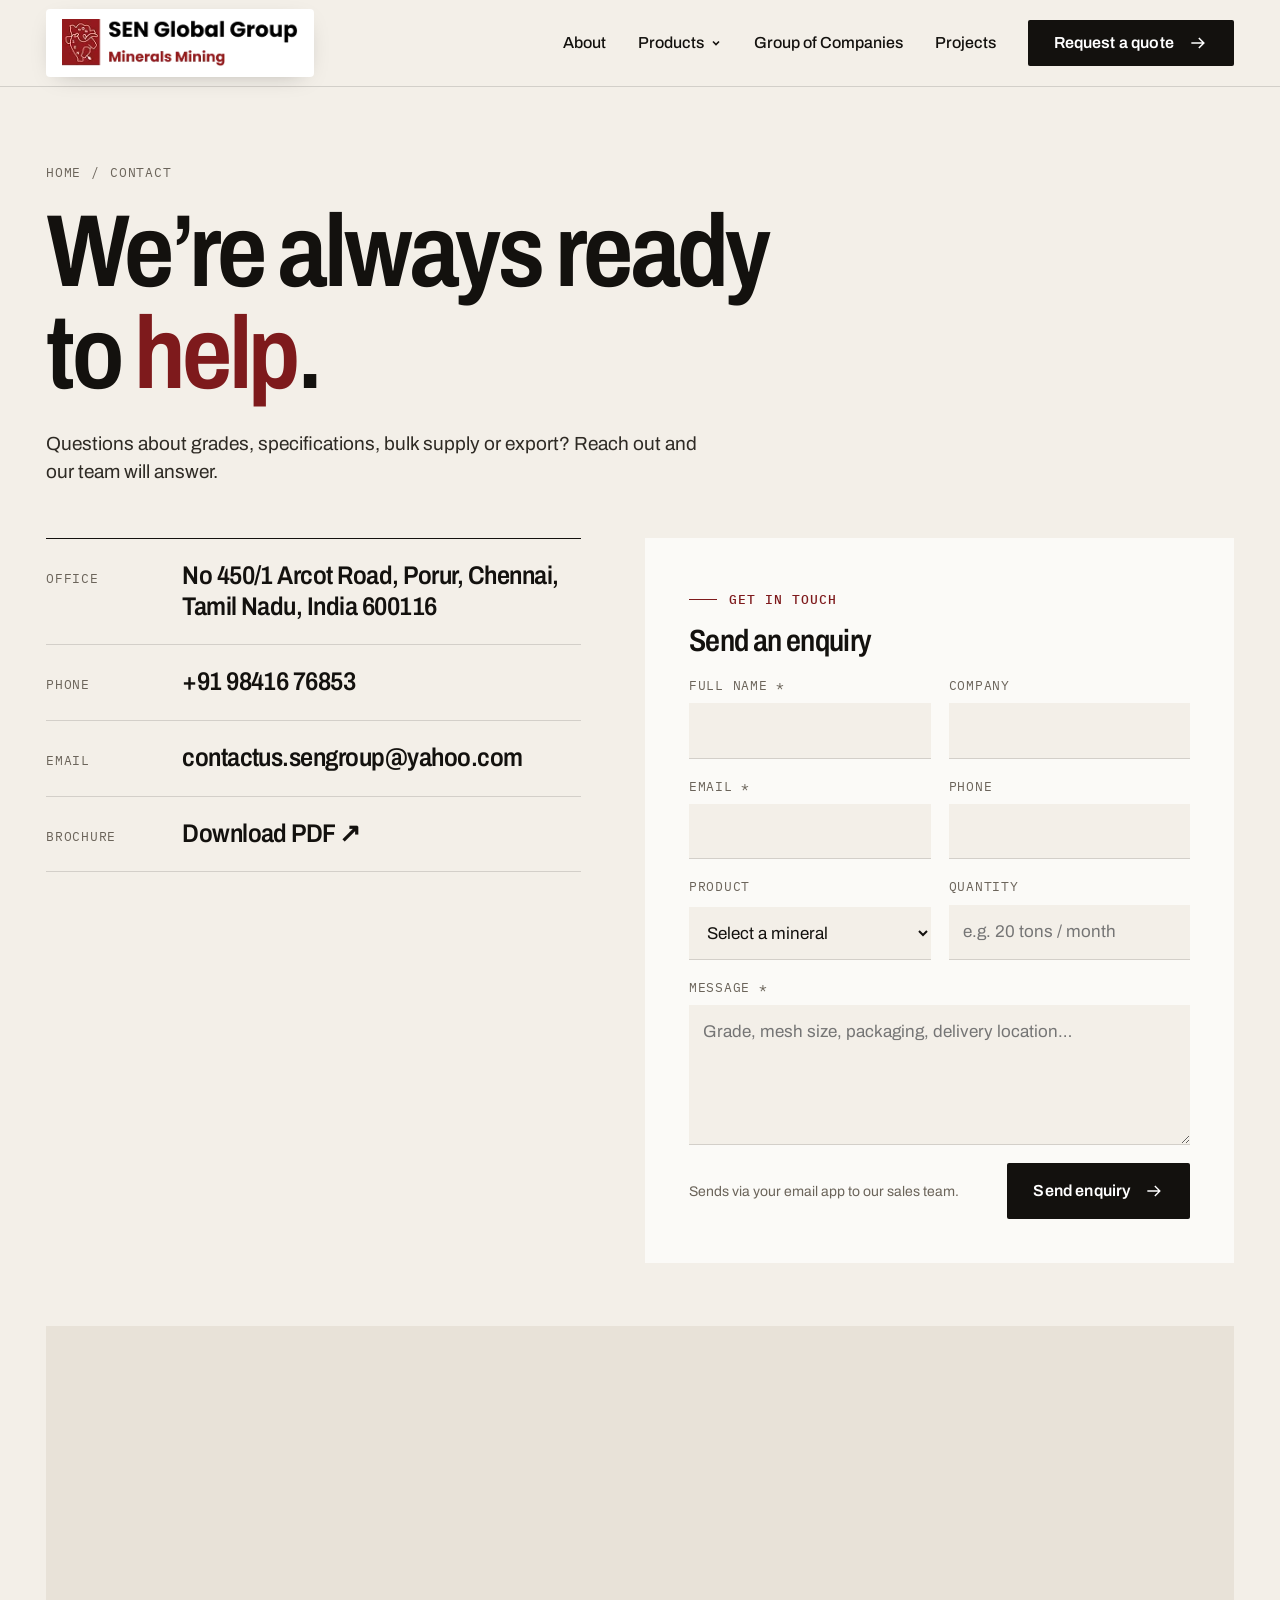
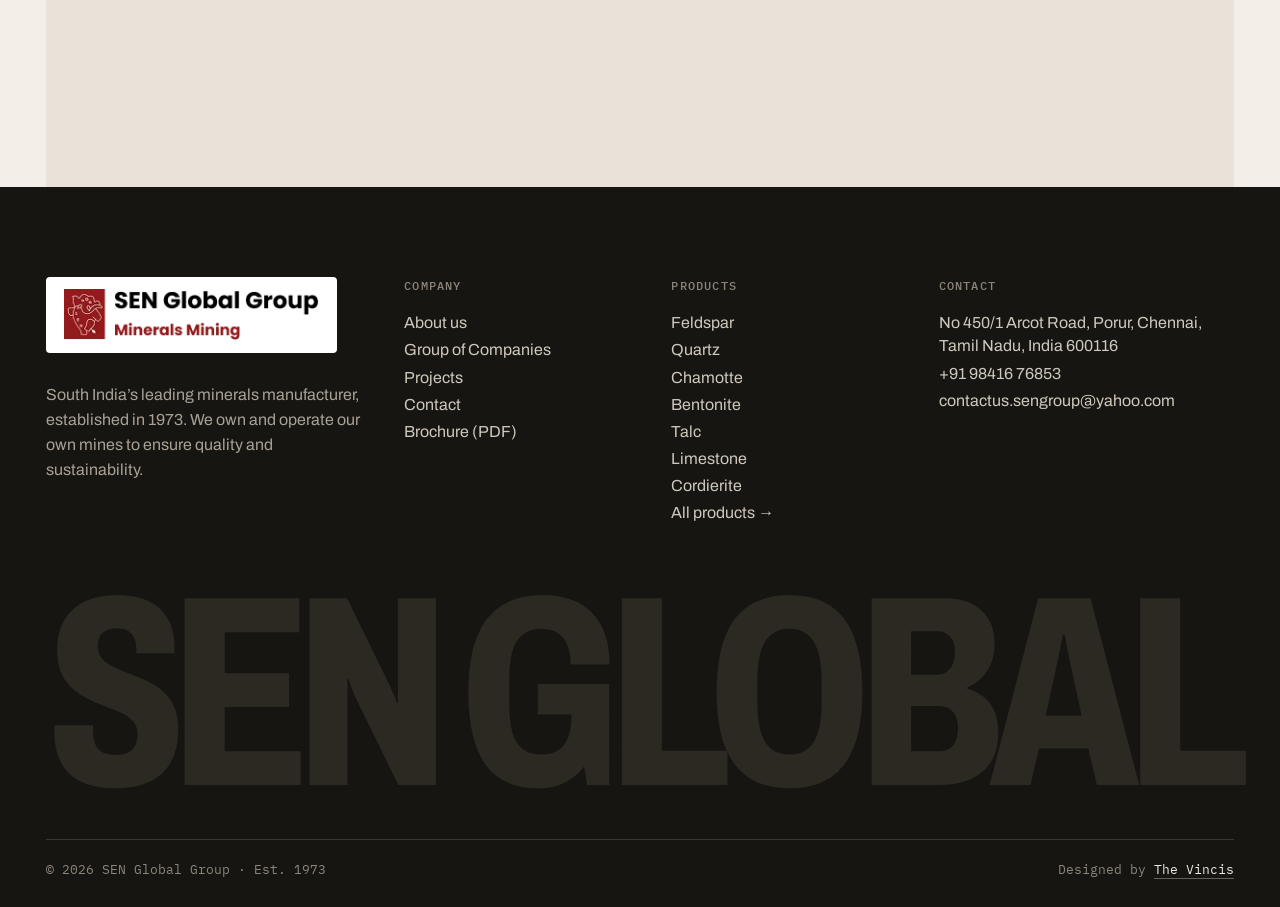
<file: contact.html>
<!doctype html>
<html lang="en">
<head>
  <meta charset="utf-8">
  <script>if ("scrollRestoration" in history) history.scrollRestoration = "manual";</script>
  <meta name="viewport" content="width=device-width, initial-scale=1, viewport-fit=cover">
  <title>Contact | SEN Global Group</title>
  <meta name="description" content="Contact SEN Global Group, No 450/1 Arcot Road, Porur, Chennai. Phone +91 98416 76853.">
  <meta name="theme-color" content="#f4f2ee">
  <link rel="icon" href="images/site_favicon1.png">
  <link rel="preload" href="assets/fonts/Archivo-400-800-latin.woff2" as="font" type="font/woff2" crossorigin>
  <link rel="stylesheet" href="assets/fonts/fonts.css">
  <link rel="stylesheet" href="assets/css/style.css?v=26">
</head>
<body data-page="contact">
<main>
  <section class="phero">
    <div class="wrap">
      <nav class="crumbs rv"><a href="index.html">Home</a>/<span>Contact</span></nav>
      <h1 class="display">We’re always ready to <em>help</em>.</h1>
      <p class="lead rv">Questions about grades, specifications, bulk supply or export? Reach out and our team will answer.</p>
    </div>
  </section>

  <section class="wrap contact">
    <ul class="cinfo rv">
      <li><small>Office</small><span>No 450/1 Arcot Road, Porur, Chennai, Tamil Nadu, India 600116</span></li>
      <li><small>Phone</small><a href="tel:+919841676853">+91 98416 76853</a></li>
      <li><small>Email</small><a href="mailto:contactus.sengroup@yahoo.com">contactus.sengroup@yahoo.com</a></li>
      <li><small>Brochure</small><a href="documents/senglobalgroup-brochure.pdf" target="_blank" rel="noopener">Download PDF ↗</a></li>
    </ul>

    <form class="form rv" id="contact-form" style="--d:.1s">
      <div><span class="tag">Get in touch</span><h2 class="h3" style="margin-top:14px">Send an enquiry</h2></div>
      <div class="row">
        <div class="field"><label for="f-name">Full name *</label><input id="f-name" name="name" required autocomplete="name"></div>
        <div class="field"><label for="f-company">Company</label><input id="f-company" name="company" autocomplete="organization"></div>
      </div>
      <div class="row">
        <div class="field"><label for="f-email">Email *</label><input id="f-email" name="email" type="email" required autocomplete="email"></div>
        <div class="field"><label for="f-phone">Phone</label><input id="f-phone" name="phone" type="tel" autocomplete="tel"></div>
      </div>
      <div class="row">
        <div class="field"><label for="f-product">Product</label><select id="f-product" name="product"><option value="">Select a mineral</option></select></div>
        <div class="field"><label for="f-qty">Quantity</label><input id="f-qty" name="qty" placeholder="e.g. 20 tons / month"></div>
      </div>
      <div class="field"><label for="f-msg">Message *</label><textarea id="f-msg" name="message" required placeholder="Grade, mesh size, packaging, delivery location…"></textarea></div>
      <div style="display:flex;justify-content:space-between;align-items:center;gap:16px;flex-wrap:wrap">
        <p class="form__note">Sends via your email app to our sales team.</p>
        <button class="btn" type="submit">Send enquiry <svg class="arr" viewBox="0 0 24 24" fill="none" stroke="currentColor" stroke-width="1.6"><path d="M4 12h15M13 6l6 6-6 6"/></svg></button>
      </div>
    </form>
  </section>

  <section class="section--tight" style="padding-bottom:0">
    <div class="wrap">
      <div class="map-embed">
        <iframe title="SEN Global Group office location" loading="lazy" referrerpolicy="no-referrer-when-downgrade" src="https://www.google.com/maps?q=450%2F1+Arcot+Road+Porur+Chennai+600116&output=embed"></iframe>
      </div>
    </div>
  </section>
</main>
<script src="assets/js/data.js?v=26"></script>
<script src="assets/js/main.js?v=26"></script>
</body>
</html>
</file>
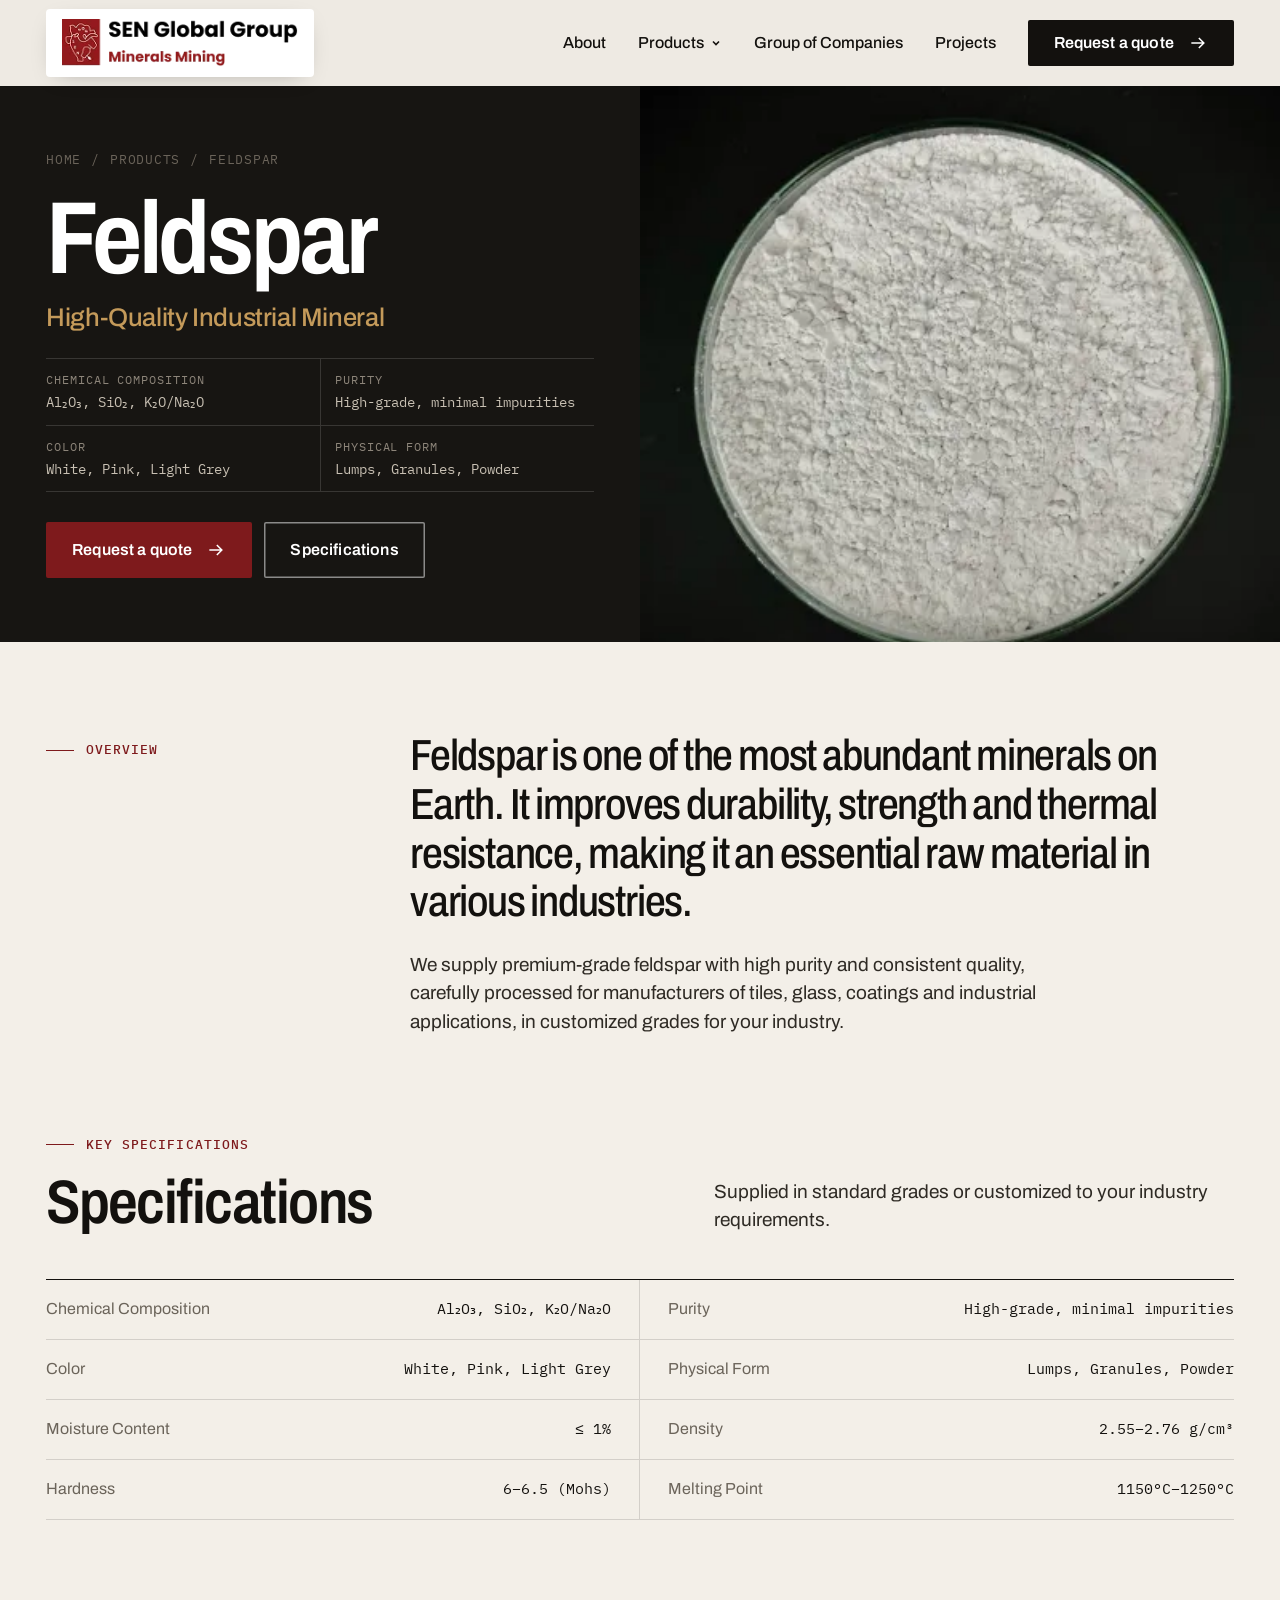
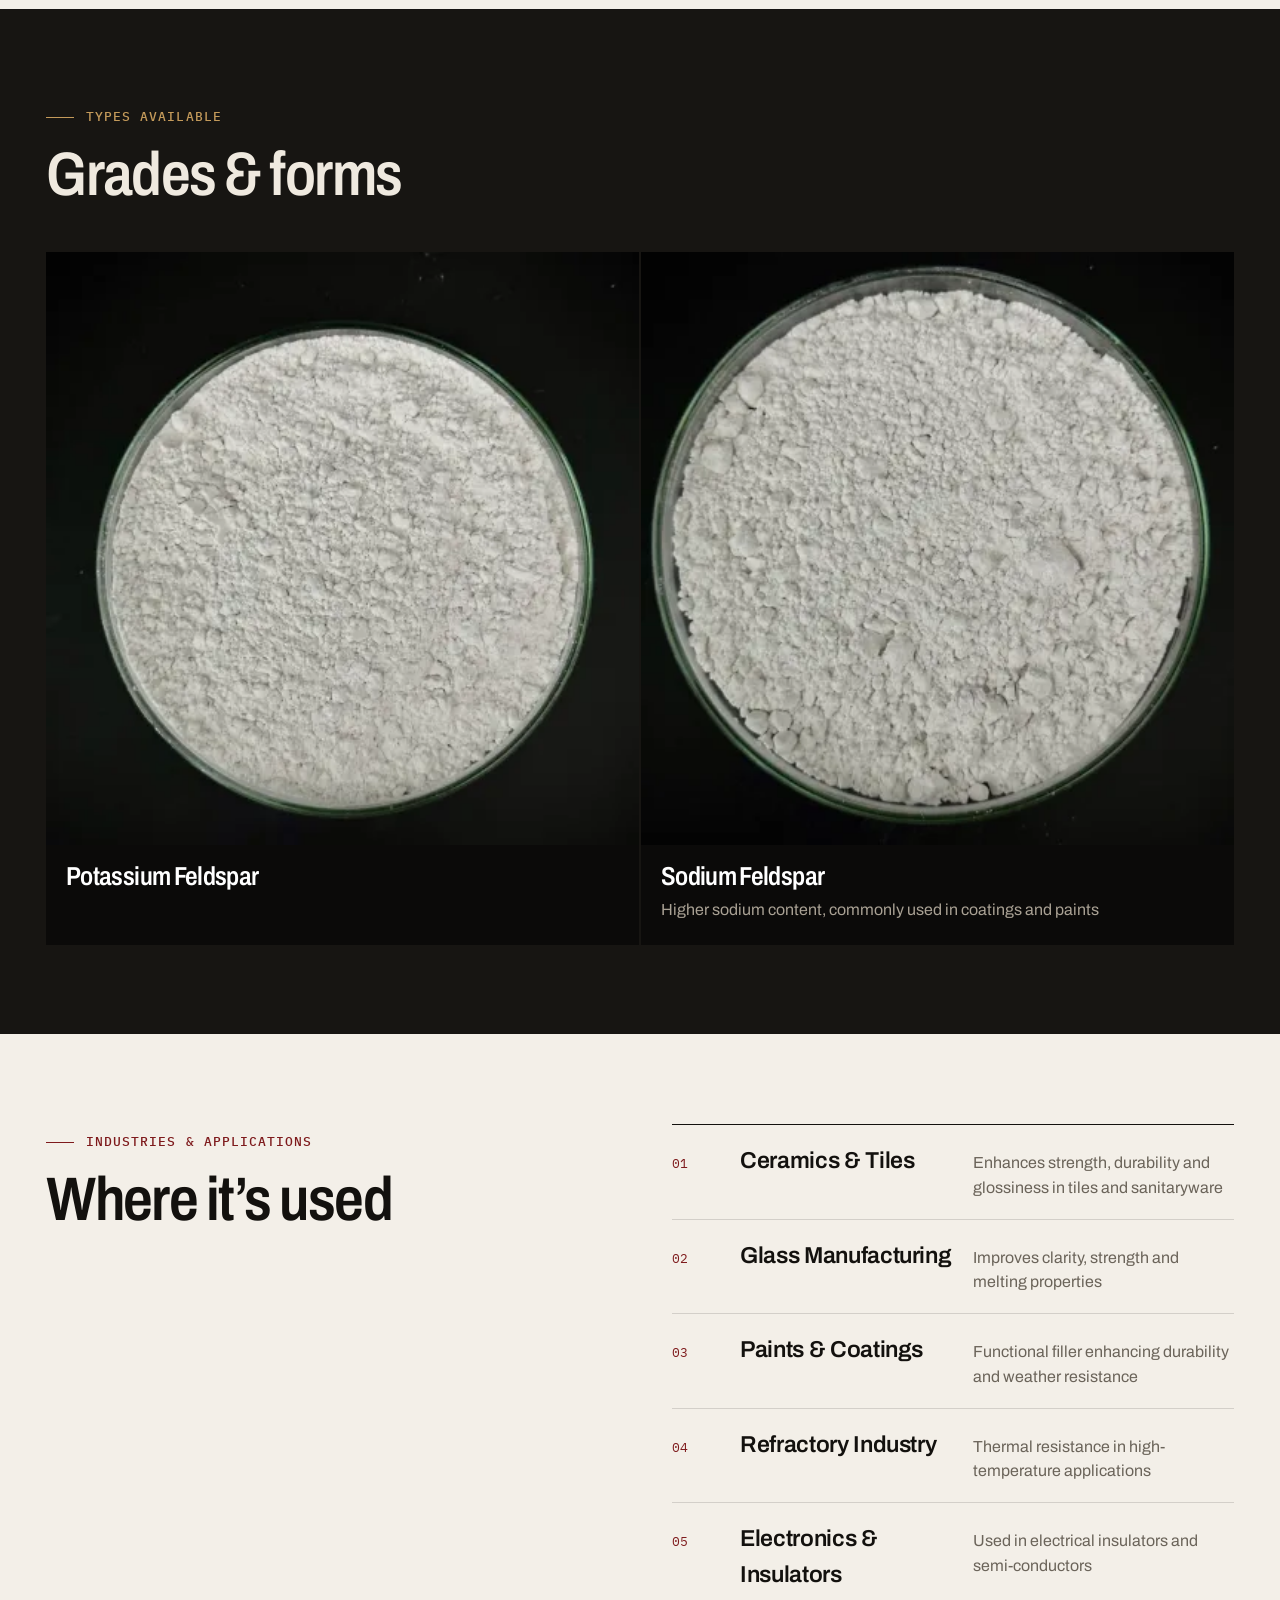
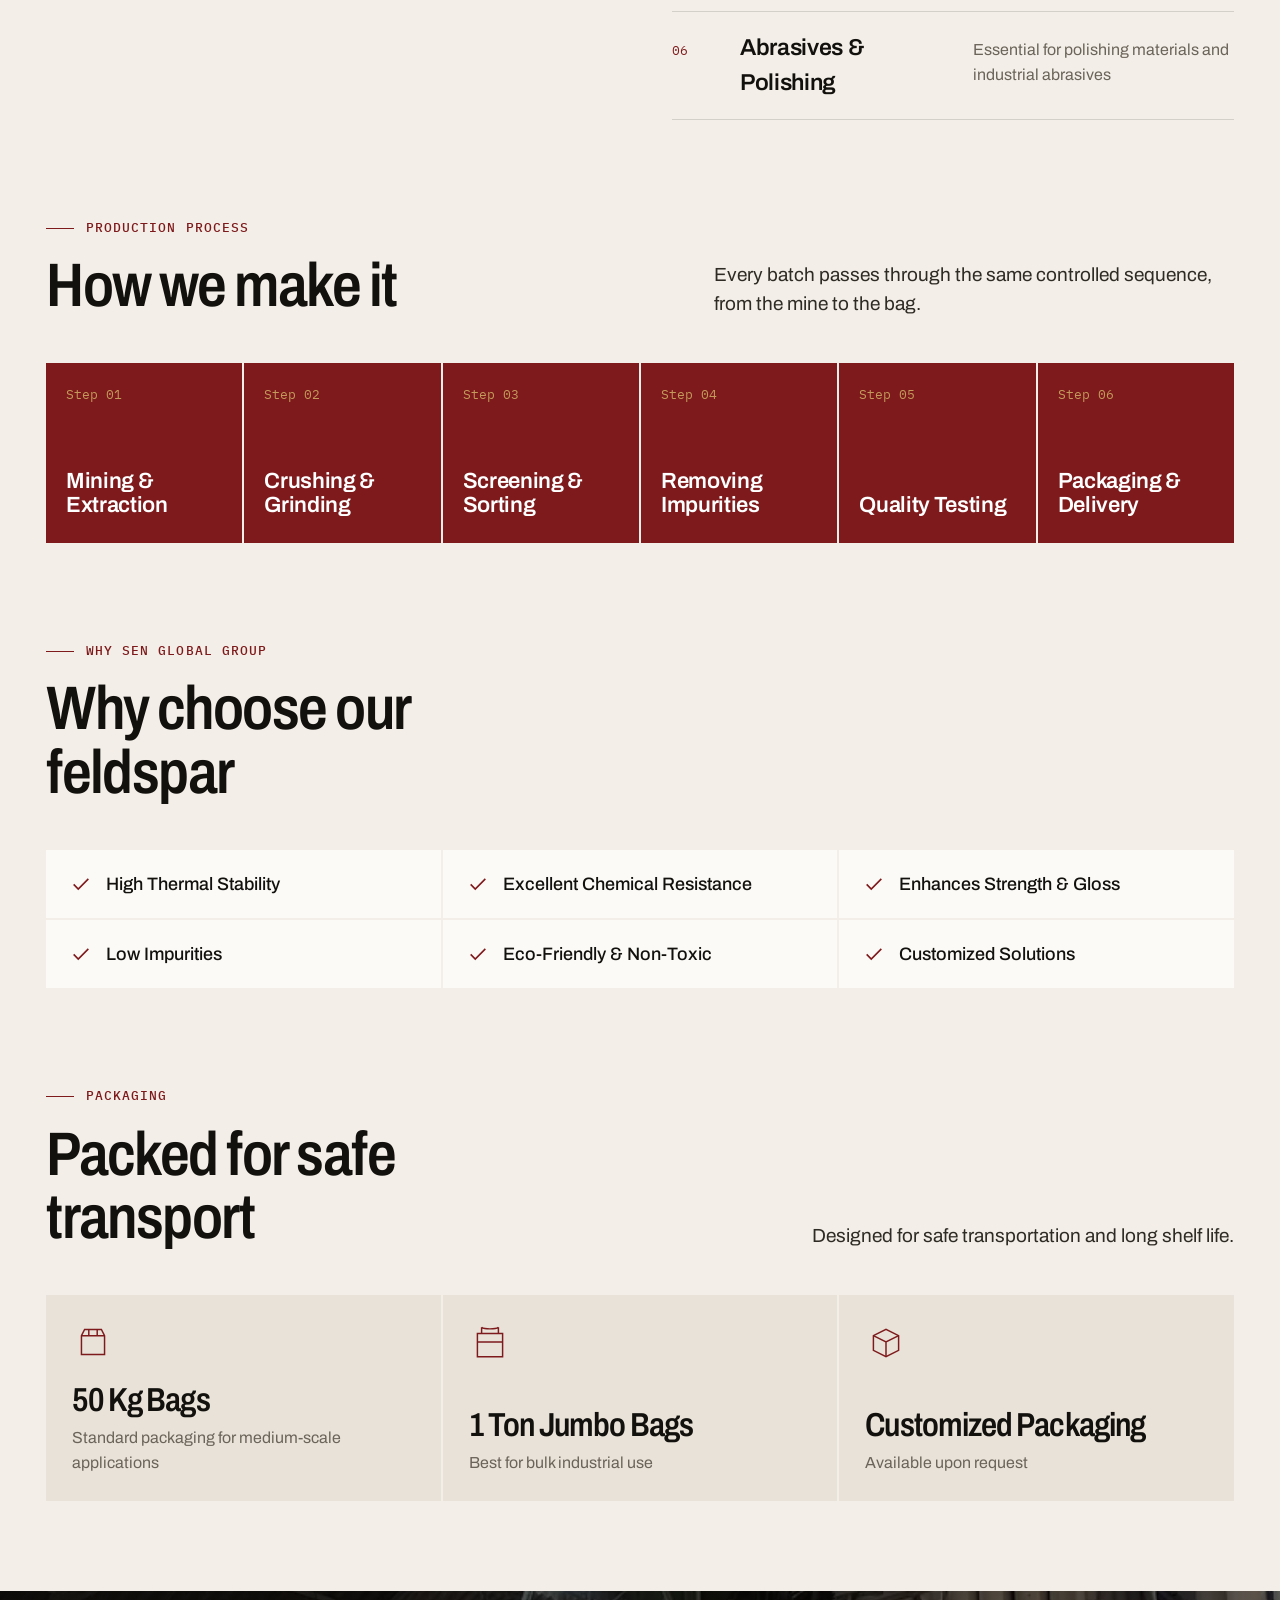
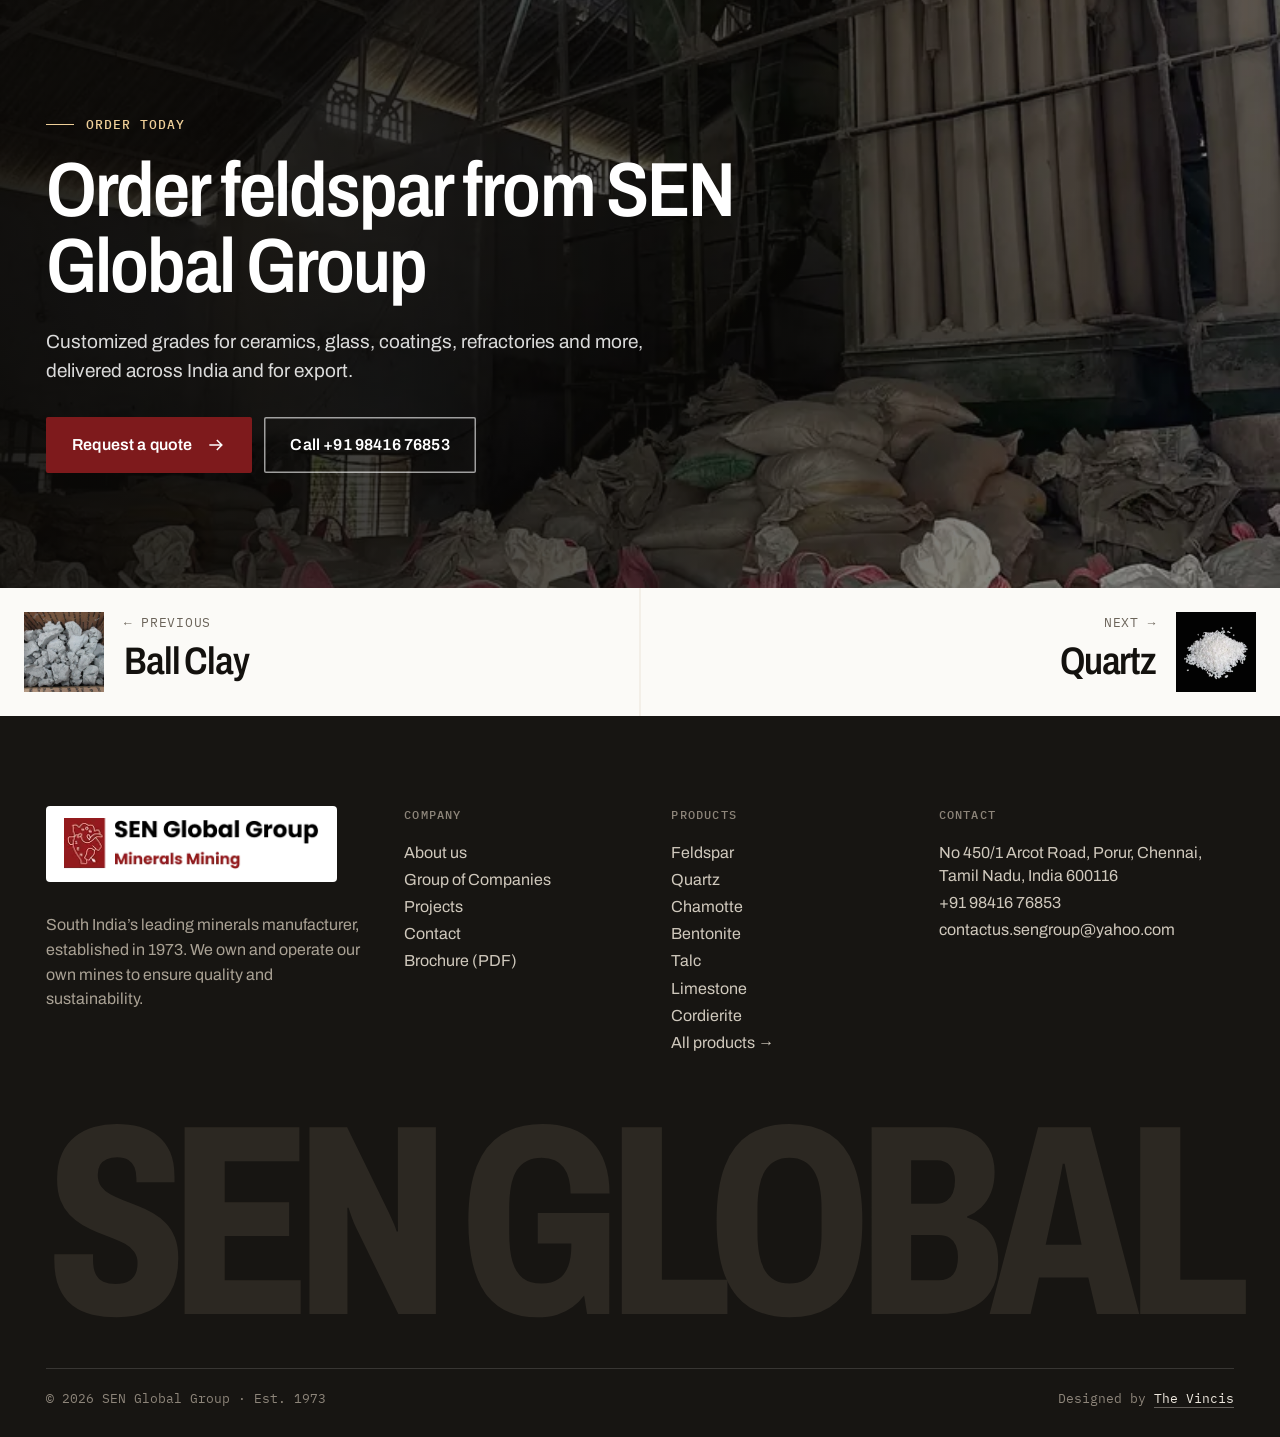
<file: product.html>
<!doctype html>
<html lang="en">
<head>
  <meta charset="utf-8">
  <script>if ("scrollRestoration" in history) history.scrollRestoration = "manual";</script>
  <meta name="viewport" content="width=device-width, initial-scale=1, viewport-fit=cover">
  <title>Product | SEN Global Group</title>
  <meta name="description" content="Industrial minerals from SEN Global Group.">
  <meta name="theme-color" content="#f4f2ee">
  <link rel="icon" href="images/site_favicon1.png">
  <link rel="preload" href="assets/fonts/Archivo-400-800-latin.woff2" as="font" type="font/woff2" crossorigin>
  <link rel="stylesheet" href="assets/fonts/fonts.css">
  <link rel="stylesheet" href="assets/css/style.css?v=26">
</head>
<body data-page="product">
<main id="product"></main>
<script src="assets/js/data.js?v=26"></script>
<script src="assets/js/main.js?v=26"></script>
</body>
</html>
</file>
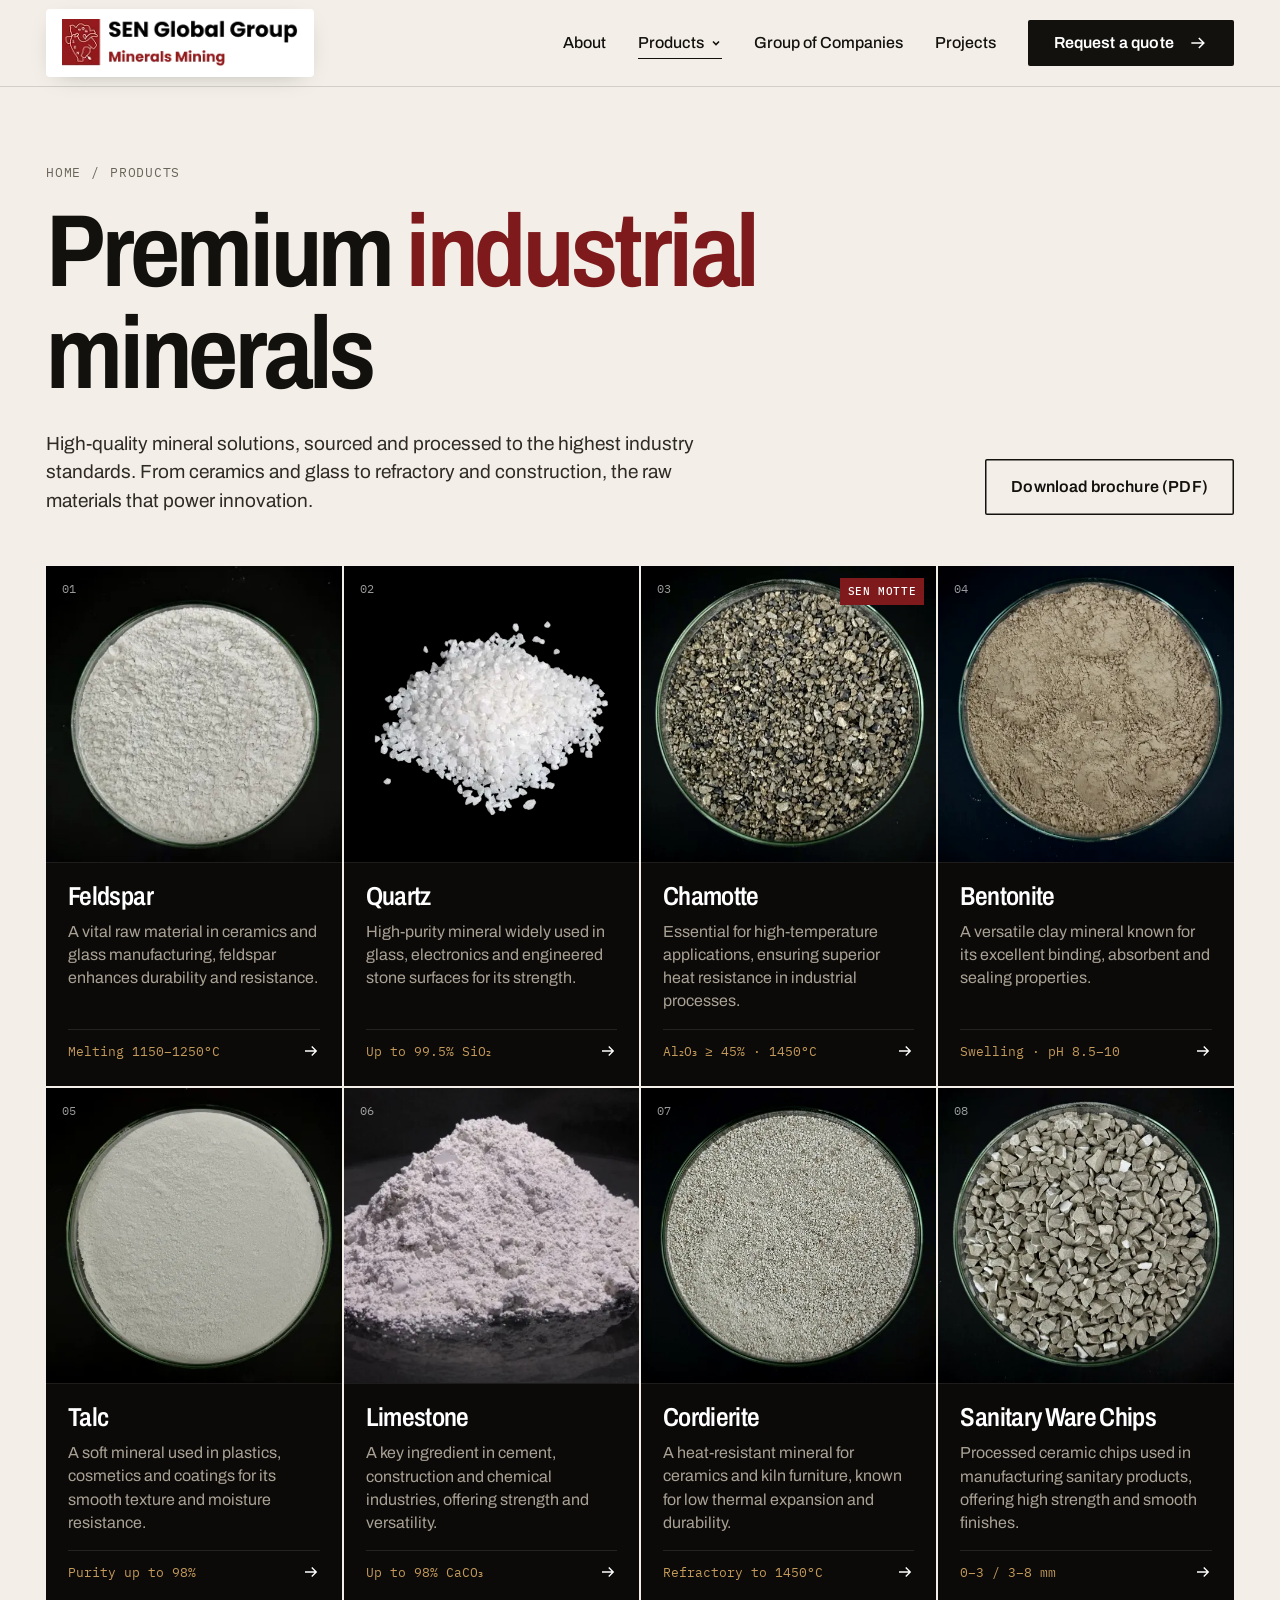
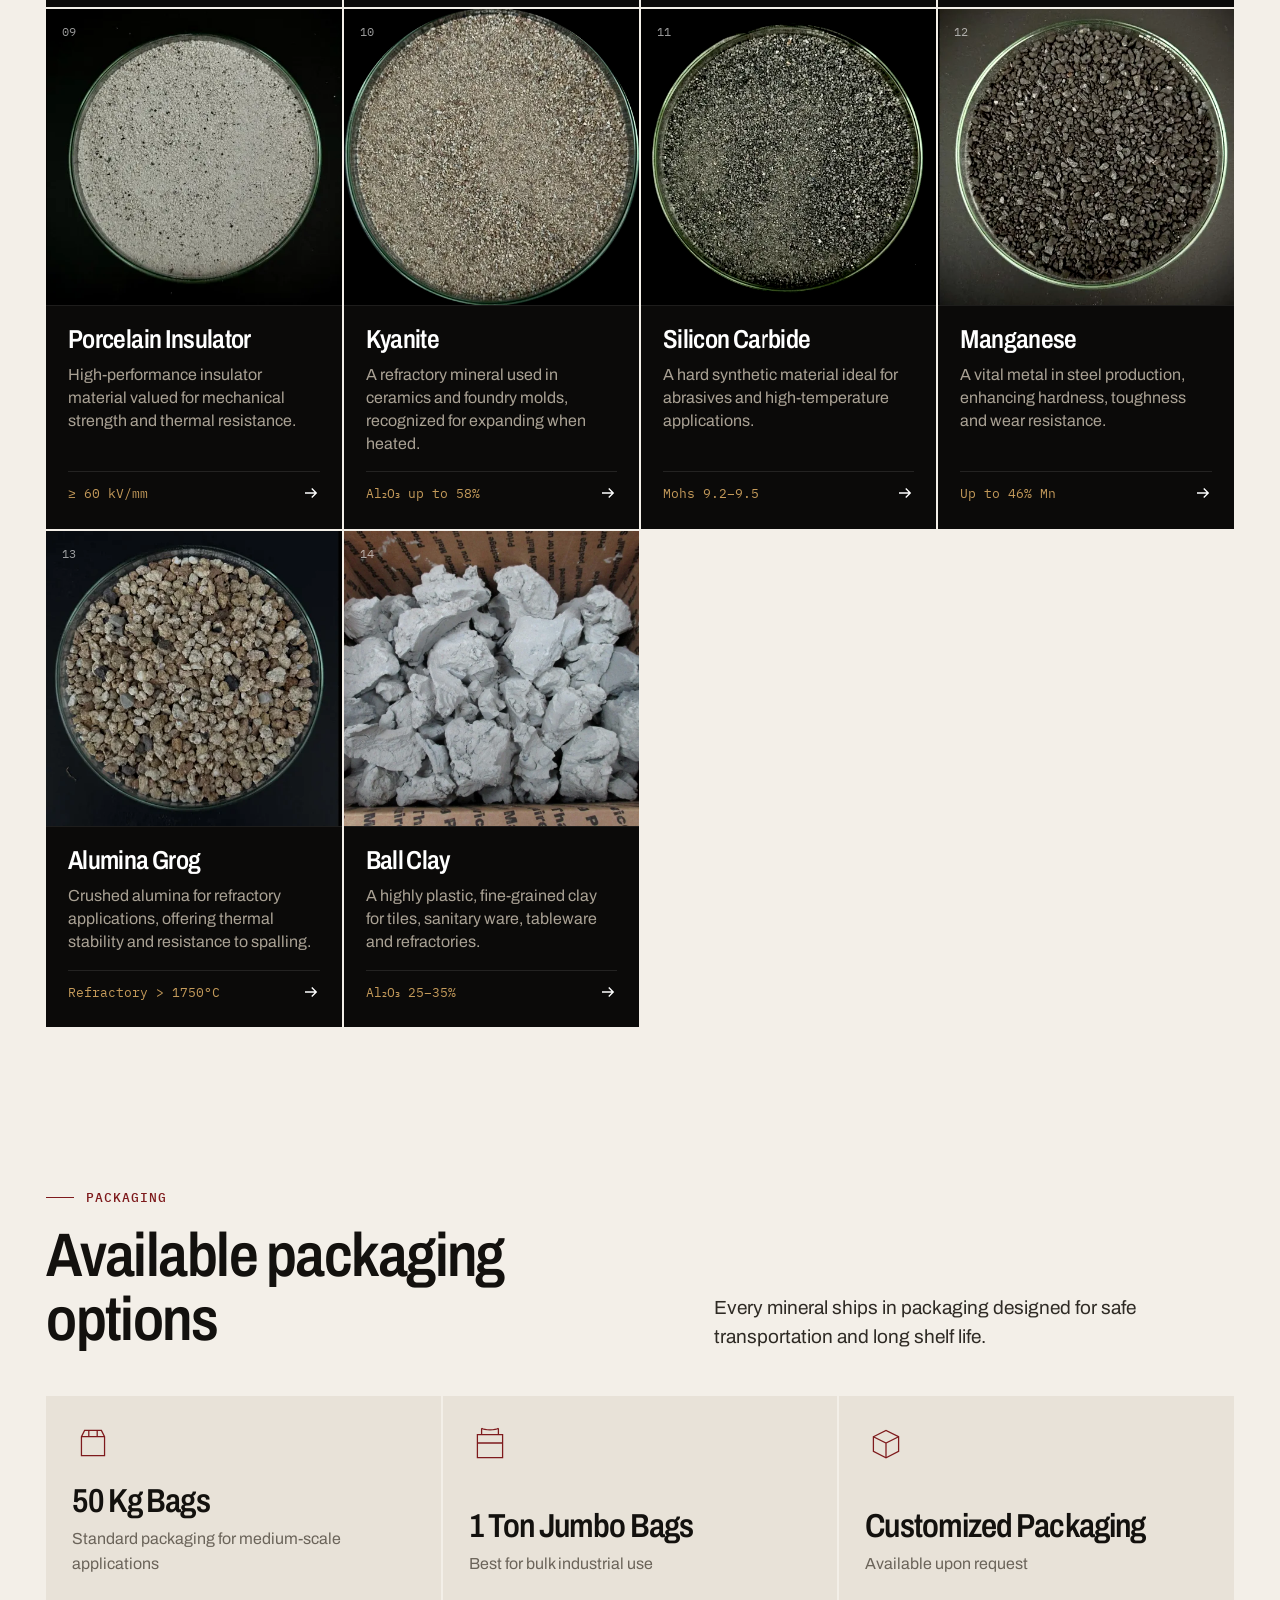
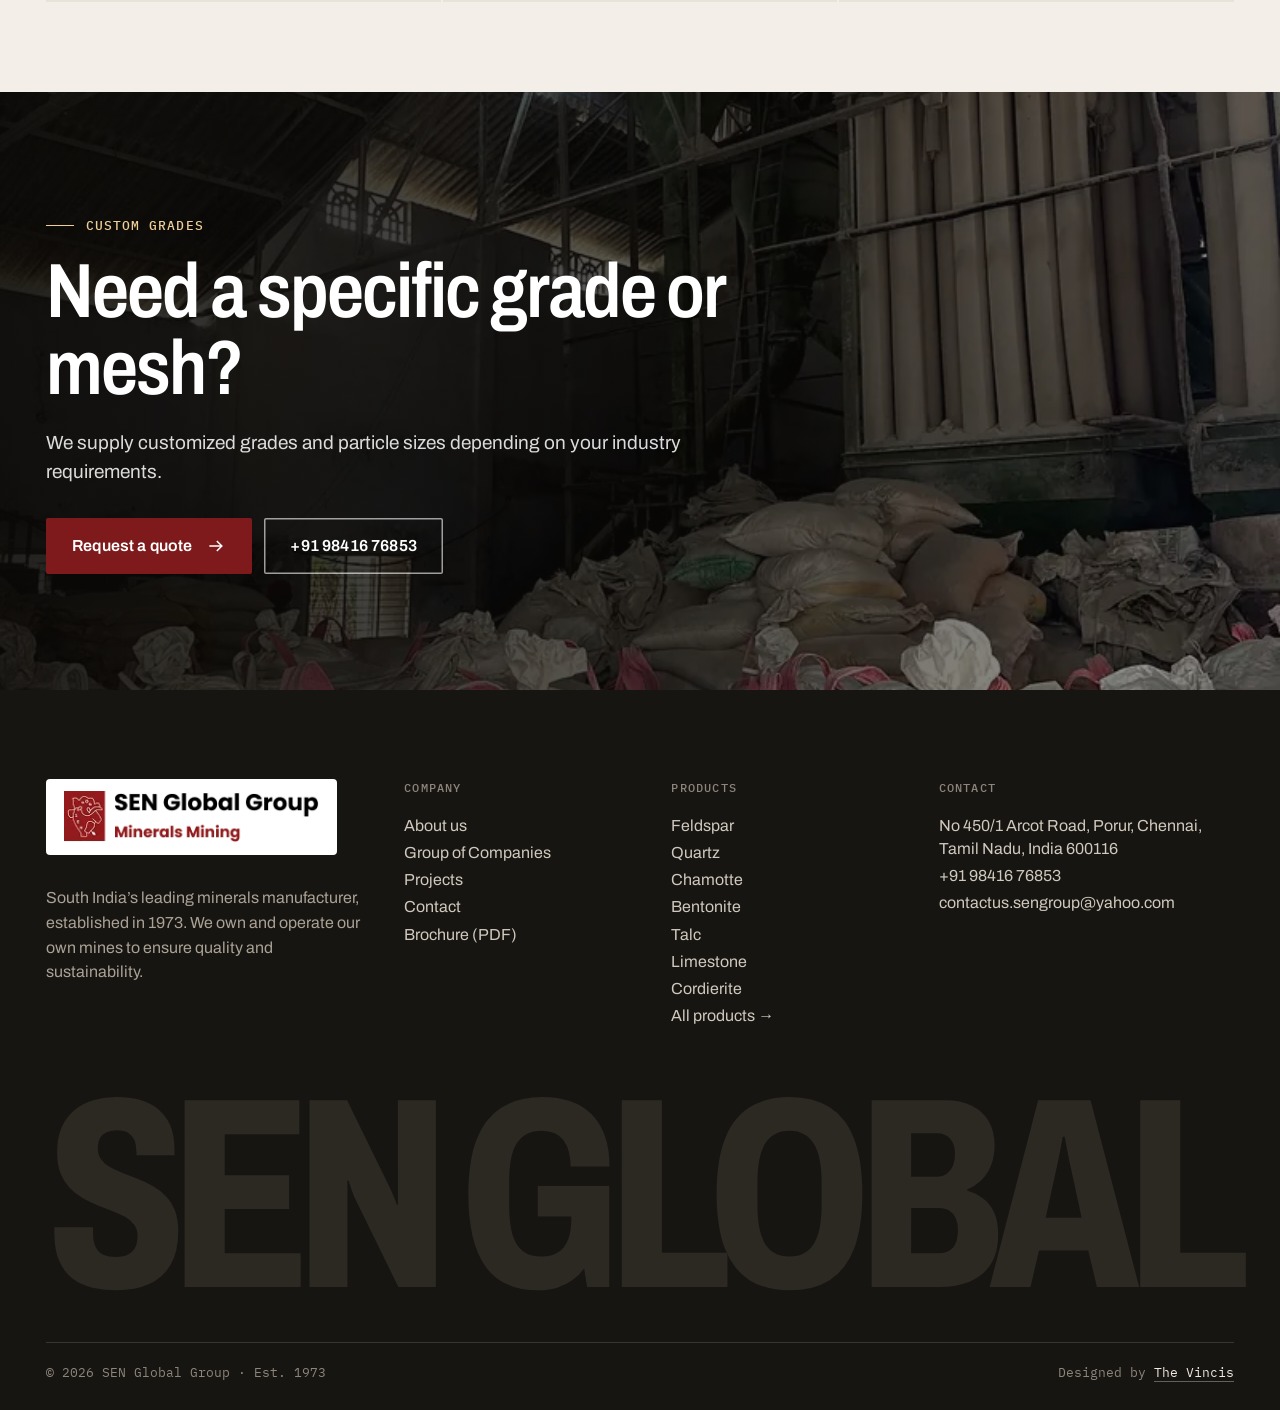
<file: products.html>
<!doctype html>
<html lang="en">
<head>
  <meta charset="utf-8">
  <script>if ("scrollRestoration" in history) history.scrollRestoration = "manual";</script>
  <meta name="viewport" content="width=device-width, initial-scale=1, viewport-fit=cover">
  <title>Premium Industrial Minerals | SEN Global Group</title>
  <meta name="description" content="Feldspar, quartz, chamotte, bentonite, talc, limestone, cordierite, kyanite, silicon carbide, manganese, alumina grog and more, sourced and processed to the highest industry standards.">
  <meta name="theme-color" content="#f4f2ee">
  <link rel="icon" href="images/site_favicon1.png">
  <link rel="preload" href="assets/fonts/Archivo-400-800-latin.woff2" as="font" type="font/woff2" crossorigin>
  <link rel="stylesheet" href="assets/fonts/fonts.css">
  <link rel="stylesheet" href="assets/css/style.css?v=26">
</head>
<body data-page="products">
<main>
  <section class="phero">
    <div class="wrap">
      <nav class="crumbs rv"><a href="index.html">Home</a>/<span>Products</span></nav>
      <h1 class="display">Premium <em>industrial</em> minerals</h1>
      <div class="phero__row">
        <p class="lead rv">High-quality mineral solutions, sourced and processed to the highest industry standards. From ceramics and glass to refractory and construction, the raw materials that power innovation.</p>
        <a class="btn btn--ghost rv" href="documents/senglobalgroup-brochure.pdf" target="_blank" rel="noopener">Download brochure (PDF)</a>
      </div>
    </div>
  </section>

  <section class="section--tight" style="padding-top:0">
    <div class="wrap"><div class="pgrid" id="product-grid"></div></div>
  </section>

  <section class="section">
    <div class="wrap">
      <div class="shead"><div><span class="tag rv">Packaging</span><h2 class="h2">Available packaging options</h2></div><p class="lead rv">Every mineral ships in packaging designed for safe transportation and long shelf life.</p></div>
      <div class="pack">
        <article class="rv"><svg viewBox="0 0 40 40" fill="none" stroke="currentColor" stroke-width="1.2"><path d="M12 8h16l3 6v18H9V14z"/><path d="M9 14h22M16 8v6M24 8v6"/></svg><div><h3>50 Kg Bags</h3><p>Standard packaging for medium-scale applications</p></div></article>
        <article class="rv" style="--d:.08s"><svg viewBox="0 0 40 40" fill="none" stroke="currentColor" stroke-width="1.2"><path d="M8 12h24v22H8z"/><path d="M12 12V6M28 12V6M12 6c3 2 13 2 16 0M8 20h24"/></svg><div><h3>1 Ton Jumbo Bags</h3><p>Best for bulk industrial use</p></div></article>
        <article class="rv" style="--d:.16s"><svg viewBox="0 0 40 40" fill="none" stroke="currentColor" stroke-width="1.2"><path d="M8 14l12-6 12 6v14l-12 6-12-6z"/><path d="M8 14l12 6 12-6M20 20v14"/></svg><div><h3>Customized Packaging</h3><p>Available upon request</p></div></article>
      </div>
    </div>
  </section>

  <section class="cta">
    <div class="cta__img"><img src="images/graded/plant-8559.webp" srcset="images/graded/plant-8559-800.webp 800w, images/graded/plant-8559.webp 1400w" sizes="(max-width: 900px) 100vw, 50vw" decoding="async" alt="" loading="lazy"></div>
    <div class="wrap"><div class="cta__text">
      <span class="tag tag--light">Custom grades</span>
      <h2 class="h1">Need a specific grade or mesh?</h2>
      <p class="lead">We supply customized grades and particle sizes depending on your industry requirements.</p>
      <div class="cta__actions"><a class="btn btn--oxide" href="contact.html">Request a quote <svg class="arr" viewBox="0 0 24 24" fill="none" stroke="currentColor" stroke-width="1.8"><path d="M4 12h15M13 6l6 6-6 6"/></svg></a><a class="btn btn--line-light" href="tel:+919841676853">+91 98416 76853</a></div>
    </div></div>
  </section>
</main>
<script src="assets/js/data.js?v=26"></script>
<script src="assets/js/main.js?v=26"></script>
</body>
</html>
</file>
<file: assets/fonts/fonts.css>
/* latin-ext */
@font-face {
  font-family: 'Archivo';
  font-style: normal;
  font-weight: 400 800;
  font-stretch: 62% 100%;
  font-display: swap;
  src: url(Archivo-400-800-latin-ext.woff2) format('woff2');
  unicode-range: U+0100-02BA, U+02BD-02C5, U+02C7-02CC, U+02CE-02D7, U+02DD-02FF, U+0304, U+0308, U+0329, U+1D00-1DBF, U+1E00-1E9F, U+1EF2-1EFF, U+2020, U+20A0-20AB, U+20AD-20C4, U+2113, U+2C60-2C7F, U+A720-A7FF;
}
/* latin */
@font-face {
  font-family: 'Archivo';
  font-style: normal;
  font-weight: 400 800;
  font-stretch: 62% 100%;
  font-display: swap;
  src: url(Archivo-400-800-latin.woff2) format('woff2');
  unicode-range: U+0000-00FF, U+0131, U+0152-0153, U+02BB-02BC, U+02C6, U+02DA, U+02DC, U+0304, U+0308, U+0329, U+2000-206F, U+20AC, U+2122, U+2191, U+2193, U+2212, U+2215, U+FEFF, U+FFFD;
}
/* latin-ext */
@font-face {
  font-family: 'IBM Plex Mono';
  font-style: normal;
  font-weight: 400;
  font-display: swap;
  src: url(IBMPlexMono-400-latin-ext.woff2) format('woff2');
  unicode-range: U+0100-02BA, U+02BD-02C5, U+02C7-02CC, U+02CE-02D7, U+02DD-02FF, U+0304, U+0308, U+0329, U+1D00-1DBF, U+1E00-1E9F, U+1EF2-1EFF, U+2020, U+20A0-20AB, U+20AD-20C4, U+2113, U+2C60-2C7F, U+A720-A7FF;
}
/* latin */
@font-face {
  font-family: 'IBM Plex Mono';
  font-style: normal;
  font-weight: 400;
  font-display: swap;
  src: url(IBMPlexMono-400-latin.woff2) format('woff2');
  unicode-range: U+0000-00FF, U+0131, U+0152-0153, U+02BB-02BC, U+02C6, U+02DA, U+02DC, U+0304, U+0308, U+0329, U+2000-206F, U+20AC, U+2122, U+2191, U+2193, U+2212, U+2215, U+FEFF, U+FFFD;
}
/* latin-ext */
@font-face {
  font-family: 'IBM Plex Mono';
  font-style: normal;
  font-weight: 500;
  font-display: swap;
  src: url(IBMPlexMono-500-latin-ext.woff2) format('woff2');
  unicode-range: U+0100-02BA, U+02BD-02C5, U+02C7-02CC, U+02CE-02D7, U+02DD-02FF, U+0304, U+0308, U+0329, U+1D00-1DBF, U+1E00-1E9F, U+1EF2-1EFF, U+2020, U+20A0-20AB, U+20AD-20C4, U+2113, U+2C60-2C7F, U+A720-A7FF;
}
/* latin */
@font-face {
  font-family: 'IBM Plex Mono';
  font-style: normal;
  font-weight: 500;
  font-display: swap;
  src: url(IBMPlexMono-500-latin.woff2) format('woff2');
  unicode-range: U+0000-00FF, U+0131, U+0152-0153, U+02BB-02BC, U+02C6, U+02DA, U+02DC, U+0304, U+0308, U+0329, U+2000-206F, U+20AC, U+2122, U+2191, U+2193, U+2212, U+2215, U+FEFF, U+FFFD;
}
</file>
<file: assets/css/style.css>
/* ==========================================================
   SEN Global Group: industrial, editorial, deep earth tones
   ========================================================== */
:root {
  --paper: #f3efe8;
  --paper-2: #e8e2d8;
  --white: #fbfaf7;
  --ink: #13110e;
  --ink-2: #2e2a24;
  --muted: #6b645a;
  --char: #171512;
  --char-2: #221f1b;
  --oxide: #7e1a1c;
  --oxide-2: #9b2422;
  --clay: #a4552f;
  --ochre: #c49a5a;
  --line: rgba(19, 17, 14, 0.14);
  --line-d: rgba(255, 255, 255, 0.14);
  --radius: 6px;
  --gutter: clamp(18px, 3.6vw, 56px);
  --max: 1480px;
  --sans: "Archivo", "Helvetica Neue", Arial, sans-serif;
  --mono: "IBM Plex Mono", ui-monospace, Menlo, monospace;
  --ease: cubic-bezier(.2, .7, .1, 1);
  --nav-h: 86px;
  --sec: clamp(56px, 7vw, 104px);
}

*, *::before, *::after { box-sizing: border-box; }
html { -webkit-text-size-adjust: 100%; scroll-behavior: smooth; }
html.has-lenis { scroll-behavior: auto; }
html { overflow-x: clip; }
body {
  margin: 0; background: var(--paper); color: var(--ink);
  font-family: var(--sans); font-size: 18px; line-height: 1.55; font-variation-settings: "wdth" 100;
  -webkit-font-smoothing: antialiased; overflow-x: clip;
}
img { max-width: 100%; display: block; }
a { color: inherit; text-decoration: none; }
button { font: inherit; color: inherit; background: none; border: 0; cursor: pointer; padding: 0; }
::selection { background: var(--oxide); color: #fff; }
:focus-visible { outline: 2px solid var(--oxide); outline-offset: 3px; }
p { margin: 0 0 1em; }

.wrap { width: 100%; max-width: var(--max); margin: 0 auto; padding: 0 var(--gutter); }
.section { padding: var(--sec) 0; position: relative; }
.section--tight { padding: calc(var(--sec) * .7) 0; }
.dark { background: var(--char); color: #efe9df; }
.dark .lead, .dark p { color: #c8c0b3; }
.oxide { background: var(--oxide); color: #fff; }

/* ---------- Type ---------- */
h1, h2, h3, .display, .h1, .h2, .h3, .statement {
  font-family: var(--sans); margin: 0; font-weight: 600; letter-spacing: -0.025em; line-height: 1.04;
  font-variation-settings: "wdth" 82;
}
.display { font-size: clamp(52px, 8vw, 132px); line-height: 1; letter-spacing: -0.032em; font-weight: 650; }
.h1 { font-size: clamp(44px, 6vw, 96px); line-height: 1; }
.h2 { font-size: clamp(38px, 4.8vw, 76px); }
.h3 { font-size: clamp(26px, 2.4vw, 38px); line-height: 1.1; letter-spacing: -0.02em; }
.statement { font-size: clamp(30px, 3.4vw, 54px); line-height: 1.12; letter-spacing: -0.028em; font-weight: 500; }
.display em, .h1 em, .h2 em, .statement em { font-style: normal; color: var(--oxide); }
.dark .h1 em, .dark .h2 em, .dark .statement em, .hero em { color: var(--ochre); }
.lead { font-size: clamp(19px, 1.45vw, 23px); line-height: 1.5; color: var(--ink-2); max-width: 60ch; margin: 0; }
.small { font-size: 15px; color: var(--muted); }

/* eyebrow label */
.tag {
  display: inline-flex; align-items: center; gap: 12px;
  font-family: var(--mono); font-size: 13px; font-weight: 500; letter-spacing: .08em; text-transform: uppercase; color: var(--oxide);
}
.tag::before { content: ""; width: 28px; height: 1px; background: currentColor; flex: none; }
.dark .tag { color: var(--ochre); }
.tag--light { color: #efcf98; }
.mono { font-family: var(--mono); font-size: 14px; letter-spacing: .02em; }

/* ---------- Buttons ---------- */
.btn {
  display: inline-flex; align-items: center; gap: 14px; height: 56px; padding: 0 26px;
  background: var(--ink); color: #fff; font-size: 16px; font-weight: 600; letter-spacing: .01em; border-radius: 2px;
  transition: background .25s, color .25s; white-space: nowrap;
}
.btn:hover { background: var(--oxide); }
.btn .arr { width: 20px; height: 20px; transition: transform .35s var(--ease); }
.btn:hover .arr { transform: translateX(4px); }
.btn--ghost { background: transparent; color: var(--ink); box-shadow: inset 0 0 0 1.5px var(--ink); }
.btn--ghost:hover { background: var(--ink); color: #fff; }
.btn--light { background: #fff; color: var(--ink); }
.btn--light:hover { background: var(--ochre); color: var(--ink); }
.btn--line-light { background: transparent; color: #fff; box-shadow: inset 0 0 0 1.5px rgba(255,255,255,.6); }
.btn--line-light:hover { background: #fff; color: var(--ink); }
.btn--oxide { background: var(--oxide); }
.btn--oxide:hover { background: var(--ink); }
.link-arrow { display: inline-flex; align-items: center; gap: 8px; font-weight: 600; font-size: 16px; border-bottom: 1.5px solid currentColor; padding-bottom: 3px; }
.link-arrow svg { width: 18px; height: 18px; transition: transform .35s var(--ease); }
.link-arrow:hover svg { transform: translateX(4px); }

/* ---------- Navigation ---------- */
.nav { position: fixed; z-index: 100; top: 0; left: 0; right: 0; transition: transform .45s var(--ease), background .3s, box-shadow .3s; }
.nav.is-hidden { transform: translateY(-100%); }
.nav__bar {
  max-width: var(--max); margin: 0 auto; height: var(--nav-h); padding: 0 var(--gutter);
  display: flex; align-items: center; gap: 8px;
}
.nav.is-solid { background: rgba(243,239,232,.98); box-shadow: 0 1px 0 var(--line); }
.nav__logo { display: flex; align-items: center; margin-right: auto; background: #fff; padding: 10px 16px; border-radius: 4px; box-shadow: 0 6px 24px -12px rgba(0,0,0,.35); transition: transform .35s var(--ease); }
.nav__logo:hover { transform: translateY(-1px); }
.nav__logo img { height: 48px; width: auto; }
.nav__links { display: flex; align-items: center; gap: 4px; list-style: none; margin: 0; padding: 0; }
.nav__links a, .nav__links button {
  display: inline-flex; align-items: center; gap: 6px; height: 44px; padding: 0 14px;
  font-size: 16px; font-weight: 500; color: var(--ink); position: relative;
}
.nav__links a::after, .nav__links button::after { content: ""; position: absolute; left: 14px; right: 14px; bottom: 6px; height: 1.5px; background: currentColor; transform: scaleX(0); transform-origin: left; transition: transform .35s var(--ease); }
.nav__links a:hover::after, .nav__links button:hover::after, .nav__links .is-active::after { transform: scaleX(1); }
.nav__links .chev { width: 12px; height: 12px; }
.nav__cta { margin-left: 10px; height: 46px; }
.nav--over:not(.is-solid) .nav__links a, .nav--over:not(.is-solid) .nav__links button { color: #fff; }
.nav--over:not(.is-solid) .nav__cta { background: #fff; color: var(--ink); }
.nav--over:not(.is-solid) .nav__cta:hover { background: var(--ochre); }
.nav__menu-btn { display: none; width: 48px; height: 48px; border-radius: 2px; background: var(--ink); color: #fff; align-items: center; justify-content: center; }
.nav__menu-btn span { display: block; width: 20px; height: 2px; background: currentColor; position: relative; transition: background .2s; }
.nav__menu-btn span::before, .nav__menu-btn span::after { content: ""; position: absolute; left: 0; width: 20px; height: 2px; background: currentColor; transition: transform .35s var(--ease); }
.nav__menu-btn span::before { transform: translateY(-6px); }
.nav__menu-btn span::after { transform: translateY(6px); }
.menu-open .nav__menu-btn span { background: transparent; }
.menu-open .nav__menu-btn span::before { transform: rotate(45deg); }
.menu-open .nav__menu-btn span::after { transform: rotate(-45deg); }

.mega {
  position: absolute; top: var(--nav-h); left: 0; right: 0;
  background: var(--white); border-top: 1px solid var(--line); box-shadow: 0 30px 50px -30px rgba(0,0,0,.35);
  opacity: 0; visibility: hidden; transform: translateY(-6px); transition: opacity .25s, transform .35s var(--ease), visibility .25s;
}
.mega.is-open { opacity: 1; visibility: visible; transform: none; }
.mega__in { max-width: var(--max); margin: 0 auto; padding: 28px var(--gutter) 32px; display: grid; grid-template-columns: 2fr 1fr 1.1fr; gap: 40px; }
.mega h4 { margin: 0 0 14px; font-family: var(--mono); font-size: 12px; letter-spacing: .1em; text-transform: uppercase; color: var(--muted); font-weight: 500; }
.mega ul { list-style: none; margin: 0; padding: 0; columns: 3; column-gap: 16px; }
.mega li a { display: flex; align-items: center; gap: 12px; padding: 7px 0; font-size: 16px; font-weight: 500; }
.mega li a:hover { color: var(--oxide); }
.mega li img { width: 34px; height: 34px; object-fit: cover; border-radius: 2px; background: #000; }
.mega__companies ul { columns: 1; }
.mega__feature { position: relative; min-height: 220px; display: flex; align-items: flex-end; padding: 18px; color: #fff; overflow: hidden; border-radius: 2px; }
.mega__feature img { position: absolute; inset: 0; width: 100%; height: 100%; object-fit: cover; }
.mega__feature::after { content: ""; position: absolute; inset: 0; background: linear-gradient(transparent 30%, rgba(0,0,0,.75)); }
.mega__feature span { position: relative; z-index: 1; font-size: 22px; font-weight: 600; line-height: 1.1; letter-spacing: -0.02em; font-variation-settings: "wdth" 85; }

.mmenu {
  position: fixed; inset: 0; z-index: 90; background: var(--char); color: #fff;
  padding: calc(var(--nav-h) + 24px) var(--gutter) 28px; display: flex; flex-direction: column; overflow-y: auto;
  clip-path: inset(0 0 100% 0); transition: clip-path .6s var(--ease);
}
.menu-open .mmenu { clip-path: inset(0); }
.menu-open { overflow: hidden; }
.menu-open .nav { background: var(--char); box-shadow: none; }
.mmenu__list { list-style: none; margin: 0; padding: 0; }
.mmenu__list > li { border-bottom: 1px solid var(--line-d); }
.mmenu__list > li > a, .mmenu__list > li > button {
  display: flex; justify-content: space-between; align-items: center; width: 100%; text-align: left;
  font-size: 34px; font-weight: 600; letter-spacing: -0.03em; padding: 14px 0; font-variation-settings: "wdth" 82; color: #fff;
}
.mmenu__sub { display: grid; grid-template-columns: 1fr 1fr; gap: 2px 14px; padding: 0 0 16px; }
.mmenu__sub[hidden] { display: none; }
.mmenu__sub a { font-size: 17px; color: #c8c0b3; padding: 7px 0; }
.mmenu__foot { margin-top: auto; padding-top: 28px; display: grid; gap: 6px; font-size: 17px; color: #a39b8e; }
.mmenu__foot a { color: #fff; }

/* ---------- Home hero ---------- */
.hero { position: relative; min-height: 100svh; display: flex; align-items: flex-end; color: #fff; background: var(--char); overflow: hidden; }
.hero__media { position: absolute; inset: 0; }
.hero__media img { width: 100%; height: 110%; object-fit: cover; object-position: center 40%; will-change: transform; }
.hero::before { content: ""; position: absolute; inset: 0; z-index: 1; background: linear-gradient(180deg, rgba(10,9,7,.55) 0%, rgba(10,9,7,.15) 30%, rgba(10,9,7,.35) 55%, rgba(10,9,7,.92) 100%); }
.hero__inner { position: relative; z-index: 2; width: 100%; padding-top: calc(var(--nav-h) + 40px); padding-bottom: clamp(28px, 4vw, 48px); }
.hero__title { max-width: 14ch; margin: 18px 0 0; }
.hero__grid { display: grid; grid-template-columns: 1fr auto; gap: 40px; align-items: end; }
.hero .lead { color: rgba(255,255,255,.86); max-width: 46ch; margin-top: 26px; }
.hero__actions { display: flex; gap: 12px; flex-wrap: wrap; margin-top: 32px; }
.hero__facts { list-style: none; margin: 0; padding: 0; min-width: 280px; border-top: 1px solid rgba(255,255,255,.3); }
.hero__facts li { display: flex; justify-content: space-between; gap: 24px; padding: 13px 0; border-bottom: 1px solid rgba(255,255,255,.3); font-family: var(--mono); font-size: 14px; color: rgba(255,255,255,.75); }
.hero__facts b { color: #fff; font-weight: 500; }
.hero__strip { position: relative; z-index: 2; }

/* Product category strip under hero */
.strip { background: var(--oxide); color: #fff; }
.strip ul { list-style: none; margin: 0 auto; padding: 0 var(--gutter); max-width: var(--max); display: flex; flex-wrap: wrap; }
.strip li { flex: 1 1 auto; }
.strip a { display: flex; align-items: center; justify-content: center; height: 62px; padding: 0 16px; font-size: 16px; font-weight: 600; border-right: 1px solid rgba(255,255,255,.18); transition: background .25s; white-space: nowrap; }
.strip li:first-child a { border-left: 1px solid rgba(255,255,255,.18); }
.strip a:hover { background: rgba(0,0,0,.2); }

/* ---------- Section head ---------- */
.shead { display: grid; grid-template-columns: 1fr minmax(0, 520px); gap: 24px 48px; align-items: end; margin-bottom: clamp(28px, 3.5vw, 52px); }
.shead > div:only-child { grid-column: 1 / -1; }
.shead .h2 { margin-top: 16px; max-width: 18ch; }
.shead > .lead, .shead > p { justify-self: end; }
.shead .rail-ctrl { justify-self: end; }

/* ---------- Intro (about band) ---------- */
.intro { display: grid; grid-template-columns: 300px 1fr; gap: 48px; }
.intro .statement { max-width: 30ch; }
.facts { display: grid; grid-template-columns: repeat(3, 1fr); border-top: 1.5px solid var(--ink); margin-top: clamp(32px, 4vw, 56px); }
.facts div { padding: 18px 20px 0 0; }
.facts div + div { padding-left: 20px; border-left: 1px solid var(--line); }
.facts b { display: block; font-size: clamp(30px, 3vw, 46px); font-weight: 600; letter-spacing: -0.03em; line-height: 1; font-variation-settings: "wdth" 82; }
.facts span { display: block; margin-top: 8px; font-size: 16px; color: var(--muted); }

/* ---------- Product cards ---------- */
.pgrid { display: grid; grid-template-columns: repeat(4, 1fr); gap: 2px; background: transparent; }
.pcard { position: relative; display: flex; flex-direction: column; background: #0b0a09; color: #efe9df; overflow: hidden; }
.pcard__img { position: relative; aspect-ratio: 1; overflow: hidden; background: #000; }
.pcard__img img { width: 100%; height: 100%; object-fit: cover; transition: transform 1.2s var(--ease), filter .6s; filter: saturate(.95) contrast(1.05); -webkit-user-drag: none; }
.pcard:hover .pcard__img img { transform: scale(1.06); filter: saturate(1.05) contrast(1.08); }
.pcard__body { padding: 20px 22px 24px; display: flex; flex-direction: column; flex: 1; border-top: 1px solid rgba(255,255,255,.08); }
.pcard__no { position: absolute; top: 14px; left: 16px; z-index: 2; font-family: var(--mono); font-size: 12px; color: rgba(255,255,255,.6); }
.pcard h3 { font-size: clamp(26px, 2vw, 32px); color: #fff; }
.pcard p { font-size: 16px; color: #a9a194; margin: 10px 0 0; flex: 1; line-height: 1.45; }
.pcard__spec { margin-top: 16px; padding-top: 12px; border-top: 1px solid rgba(255,255,255,.1); font-family: var(--mono); font-size: 13px; color: var(--ochre); display: flex; justify-content: space-between; gap: 12px; }
.pcard__spec svg { width: 18px; height: 18px; color: #fff; flex: none; transition: transform .35s var(--ease); }
.pcard:hover .pcard__spec svg { transform: translateX(4px); }
.pcard__badge { position: absolute; top: 12px; right: 12px; z-index: 2; font-family: var(--mono); font-size: 11px; font-weight: 500; letter-spacing: .06em; background: var(--oxide); color: #fff; padding: 5px 8px; }

.rail { display: grid; grid-auto-flow: column; grid-auto-columns: calc((100% - 6px) / 4); gap: 2px; overflow-x: auto; scroll-snap-type: x mandatory; scrollbar-width: none; cursor: grab; }
.rail::-webkit-scrollbar { display: none; }
.rail.is-drag { cursor: grabbing; scroll-snap-type: none; }
.rail .pcard { scroll-snap-align: start; user-select: none; }
.rail-ctrl { display: flex; gap: 8px; align-items: center; }
.rail-ctrl button { width: 52px; height: 52px; display: grid; place-items: center; box-shadow: inset 0 0 0 1.5px rgba(255,255,255,.35); color: #fff; transition: background .25s, color .25s; }
.rail-ctrl button:hover { background: #fff; color: var(--ink); }
.rail-ctrl svg { width: 20px; height: 20px; }
.rail-ctrl .link-arrow { color: #fff; margin-right: 16px; }

/* ---------- Split media / text ---------- */
.split { display: grid; grid-template-columns: 1fr 1fr; gap: clamp(28px, 5vw, 80px); align-items: center; }
.split--rev .split__media { order: 2; }
.split__media { position: relative; overflow: hidden; aspect-ratio: 4/5; background: var(--paper-2); }
.split__media img { width: 100%; height: 100%; object-fit: cover; }
.split__text .h2 { margin: 16px 0 22px; }
.split__text .lead { margin-bottom: 28px; }
.caption { position: absolute; left: 0; bottom: 0; background: var(--char); color: #efe9df; font-family: var(--mono); font-size: 12.5px; padding: 8px 12px; }

.caps { list-style: none; margin: 0; padding: 0; border-top: 1.5px solid var(--ink); }
.caps li { display: grid; grid-template-columns: 52px 1fr auto; gap: 16px; align-items: baseline; padding: 18px 0; border-bottom: 1px solid var(--line); }
.caps i { font-style: normal; font-family: var(--mono); font-size: 13px; color: var(--oxide); }
.caps b { font-size: 22px; font-weight: 600; letter-spacing: -0.015em; }
.caps span { font-size: 15px; color: var(--muted); text-align: right; }

/* ---------- Stats band ---------- */
.stats { display: grid; grid-template-columns: repeat(4, 1fr); }
.stat { padding: 6px 28px 0; border-left: 1px solid rgba(255,255,255,.22); }
.stat:first-child { border-left: 0; padding-left: 0; }
.stat__num { font-size: clamp(56px, 6.4vw, 104px); font-weight: 600; letter-spacing: -0.05em; line-height: .9; font-variation-settings: "wdth" 78; display: flex; align-items: baseline; }
.stat__num sup { font-size: .32em; margin-left: 6px; top: 0; letter-spacing: 0; font-weight: 500; opacity: .8; vertical-align: baseline; }
.stat__label { margin-top: 12px; font-size: 16px; color: rgba(255,255,255,.78); max-width: 24ch; }

/* ---------- Two cards (env / tech) ---------- */
.duo { display: grid; grid-template-columns: 1fr 1fr; gap: 2px; }
.duo article { position: relative; min-height: min(78svh, 720px); color: #fff; display: flex; flex-direction: column; justify-content: flex-end; padding: clamp(24px, 3.2vw, 48px); overflow: hidden; isolation: isolate; }
.duo article img { position: absolute; inset: 0; width: 100%; height: 100%; object-fit: cover; z-index: -2; transition: transform 1.6s var(--ease); }
.duo article:hover img { transform: scale(1.04); }
.duo article::before { content: ""; position: absolute; inset: 0; z-index: -1; background: linear-gradient(180deg, rgba(10,9,7,.1) 20%, rgba(10,9,7,.88) 100%); }
.duo h3 { font-size: clamp(32px, 3.2vw, 52px); margin: 16px 0 14px; max-width: 16ch; }
.duo p { color: rgba(255,255,255,.84); max-width: 46ch; margin: 0; }
.duo .big { font-size: clamp(64px, 7vw, 120px); font-weight: 600; letter-spacing: -0.05em; line-height: .85; color: var(--ochre); font-variation-settings: "wdth" 78; margin-bottom: 8px; }

/* ---------- Map ---------- */
.map { display: grid; grid-template-columns: 1fr 1fr; gap: clamp(28px, 5vw, 80px); align-items: center; }
.map__fig { position: relative; aspect-ratio: 1; max-width: 640px; }
.map__fig img { width: 100%; height: 100%; opacity: .55; }
.pin { position: absolute; transform: translate(-50%, -50%); }
.pin i { display: block; width: 14px; height: 14px; border-radius: 50%; background: var(--ochre); box-shadow: 0 0 0 5px rgba(196,154,90,.25); }
.pin span { position: absolute; white-space: nowrap; font-family: var(--mono); font-size: 13px; background: var(--white); color: var(--ink); padding: 5px 10px; top: 50%; transform: translateY(-50%); }
.pin--r span { left: 24px; }
.pin--l span { right: 24px; }
.loc-list { list-style: none; padding: 0; margin: 28px 0 0; border-top: 1.5px solid currentColor; }
.loc-list li { display: grid; grid-template-columns: 1fr auto; gap: 12px; padding: 18px 0; border-bottom: 1px solid var(--line); align-items: baseline; }
.dark .loc-list li { border-color: var(--line-d); }
.loc-list b { font-size: 26px; font-weight: 600; letter-spacing: -0.02em; font-variation-settings: "wdth" 85; }
.loc-list span { font-family: var(--mono); font-size: 13.5px; color: var(--muted); text-align: right; }
.dark .loc-list span { color: #a39b8e; }

/* ---------- Clients ---------- */
.logos { display: grid; grid-template-columns: repeat(6, minmax(0, 1fr)); gap: 2px; }
.logos div { min-width: 0; }
.logos div { background: #fff; height: clamp(110px, 10vw, 156px); display: flex; align-items: center; justify-content: center; padding: 22px; }
.logos img { max-height: 100%; max-width: 100%; width: auto; height: auto; object-fit: contain; filter: grayscale(1) contrast(1.1); opacity: .8; transition: filter .35s, opacity .35s; }
.logos div:hover img { filter: none; opacity: 1; }

/* ---------- Clients (full colour) ---------- */
.clients { display: grid; grid-template-columns: repeat(3, minmax(0, 1fr)); gap: 2px; background: var(--line); border: 2px solid var(--line); }
.client { position: relative; background: #fff; display: flex; flex-direction: column; min-width: 0; overflow: hidden; isolation: isolate; }
.client::after { content: ""; position: absolute; left: 0; right: 0; bottom: 0; height: 3px; background: var(--oxide); transform: scaleX(0); transform-origin: left; transition: transform .6s var(--ease); }
.client:hover::after { transform: scaleX(1); }
.client__logo { height: clamp(150px, 15vw, 220px); display: flex; align-items: center; justify-content: center; padding: 28px 40px; }
.client__logo img { max-width: min(72%, 260px); max-height: 104px; width: auto; height: auto; object-fit: contain; transition: transform .7s var(--ease); }
.client:hover .client__logo img { transform: scale(1.07); }
.client__meta { display: flex; justify-content: space-between; align-items: baseline; gap: 12px; padding: 14px 20px; border-top: 1px solid var(--line); font-family: var(--mono); font-size: 12.5px; text-transform: uppercase; letter-spacing: .06em; color: var(--muted); }
.client__meta b { font-family: var(--sans); font-size: 17px; font-weight: 600; text-transform: none; letter-spacing: -0.01em; color: var(--ink); }

/* ---------- CTA ---------- */
.cta { position: relative; color: #fff; overflow: hidden; isolation: isolate; padding: clamp(64px, 9vw, 140px) 0; }
.cta__img { position: absolute; inset: 0; z-index: -2; }
.cta__img img { width: 100%; height: 100%; object-fit: cover; }
.cta::before { content: ""; position: absolute; inset: 0; z-index: -1; background: linear-gradient(90deg, rgba(10,9,7,.9) 0%, rgba(10,9,7,.65) 55%, rgba(10,9,7,.35) 100%); }
.cta__text { max-width: 760px; }
.cta__text .h1 { margin: 18px 0 22px; }
.cta__text .lead { color: rgba(255,255,255,.85); margin-bottom: 32px; }
.cta__actions { display: flex; gap: 12px; flex-wrap: wrap; }

/* ---------- Footer ---------- */
.footer { background: var(--char); color: #e7e1d6; padding: clamp(56px, 7vw, 96px) 0 28px; }
.footer a:hover { color: var(--ochre); }
.footer__top { display: grid; grid-template-columns: 1.4fr 1fr 1fr 1.3fr; gap: 40px; }
.footer h5 { margin: 0 0 16px; font-family: var(--mono); font-size: 12px; letter-spacing: .1em; text-transform: uppercase; color: #8d857a; font-weight: 500; }
.footer ul { list-style: none; margin: 0; padding: 0; display: grid; gap: 4px; font-size: 16px; line-height: 1.45; color: #cfc8bc; }
.footer__credit a { color: #efe9df; border-bottom: 1px solid rgba(239,233,223,.35); padding-bottom: 1px; transition: color .25s, border-color .25s; }
.footer__credit a:hover { color: var(--ochre); border-color: var(--ochre); }
.footer__about p { color: #a9a194; font-size: 16px; max-width: 36ch; }
.footer__logo { background: #fff; display: inline-block; padding: 12px 18px; border-radius: 4px; margin-bottom: 22px; }
.footer__logo img { height: 52px; width: auto; }
.footer__word { display: block; width: 100%; font-weight: 750; letter-spacing: -0.055em; line-height: .78; margin: clamp(40px, 5vw, 72px) 0 clamp(28px, 3vw, 44px); color: #2c2822; font-variation-settings: "wdth" 72; white-space: nowrap; text-transform: uppercase; font-size: 17vw; }
.footer__word span { display: inline-block; transform-origin: left top; }
.footer__bot { display: flex; justify-content: space-between; align-items: center; gap: 10px 24px; flex-wrap: wrap; border-top: 1px solid var(--line-d); padding-top: 20px; font-family: var(--mono); font-size: 12.5px; color: #8d857a; }

/* ---------- Inner page hero ---------- */
.phero { padding: calc(var(--nav-h) + clamp(40px, 6vw, 88px)) 0 clamp(32px, 4vw, 56px); }
.phero .display { margin: 18px 0 24px; max-width: 15ch; }
.phero__row { display: flex; justify-content: space-between; align-items: flex-end; gap: 28px; flex-wrap: wrap; }
.crumbs { display: flex; gap: 10px; font-family: var(--mono); font-size: 13px; color: var(--muted); text-transform: uppercase; letter-spacing: .06em; }
.crumbs a:hover { color: var(--oxide); }
.dark .crumbs { color: #a39b8e; }
.banner { position: relative; aspect-ratio: 21/8; min-height: 300px; overflow: hidden; background: var(--char); }
.banner img { width: 100%; height: 115%; object-fit: cover; will-change: transform; }

/* ---------- About ---------- */
.two { display: grid; grid-template-columns: 1fr 1fr; gap: clamp(28px, 5vw, 80px); }
.two--label { grid-template-columns: 300px 1fr; }
.media-round { overflow: hidden; position: relative; }
.media-round img { width: 100%; height: 100%; object-fit: cover; }
.timeline { list-style: none; margin: 0; padding: 0; display: grid; grid-template-columns: repeat(5, 1fr); border-top: 1.5px solid var(--ink); }
.timeline li { padding: 20px 20px 0 0; }
.timeline li + li { border-left: 1px solid var(--line); padding-left: 20px; }
.timeline b { display: block; font-size: clamp(44px, 4.4vw, 72px); font-weight: 600; letter-spacing: -0.05em; line-height: .9; font-variation-settings: "wdth" 78; color: var(--oxide); }
.timeline span { display: block; margin-top: 14px; font-size: 18px; font-weight: 600; }
.timeline small { display: block; color: var(--muted); font-family: var(--mono); font-size: 13px; margin-top: 4px; }

.mv { display: grid; grid-template-columns: 1fr 1fr; gap: 2px; }
.mv article { padding: clamp(28px, 4vw, 56px); background: var(--white); }
.mv article .h3 { margin: 18px 0 16px; font-size: clamp(30px, 3vw, 46px); }
.mv article p { color: var(--ink-2); margin: 0; }
.mv article:last-child { background: var(--oxide); color: #fff; }
.mv article:last-child p { color: rgba(255,255,255,.85); }
.mv article:last-child .tag { color: #f0d9b5; }

.values { display: flex; flex-wrap: wrap; gap: 8px; }
.values span { display: inline-flex; align-items: center; height: 58px; padding: 0 26px; border: 1.5px solid var(--ink); font-size: 21px; font-weight: 600; letter-spacing: -0.01em; transition: background .25s, color .25s; }
.values span:hover { background: var(--ink); color: #fff; }

.strengths { display: grid; grid-template-columns: repeat(4, 1fr); gap: 2px; }
.strengths article { padding: 26px 24px 30px; background: var(--white); }
.strengths .num { font-family: var(--mono); font-size: 13px; color: var(--oxide); }
.strengths h3 { font-size: 26px; margin: 14px 0 10px; }
.strengths p { color: var(--muted); font-size: 16px; margin: 0; }

/* ---------- Product detail ---------- */
.prod-hero { background: var(--char); color: #efe9df; padding-top: var(--nav-h); }
.prod-hero__grid { display: grid; grid-template-columns: 1fr 1fr; align-items: stretch; max-width: var(--max); margin: 0 auto; }
.prod-hero__text { padding: clamp(36px, 5vw, 80px) var(--gutter); display: flex; flex-direction: column; justify-content: center; }
.prod-hero .display { margin: 18px 0 12px; color: #fff; }
.prod-hero__sub { font-size: clamp(22px, 2vw, 30px); font-weight: 500; color: var(--ochre); margin: 0 0 26px; letter-spacing: -0.015em; line-height: 1.15; }
.prod-hero__img { position: relative; background: #000; min-height: 420px; }
.prod-hero__img img { position: absolute; inset: 0; width: 100%; height: 100%; object-fit: cover; }
.prod-hero .btn--ghost { color: #fff; box-shadow: inset 0 0 0 1.5px rgba(255,255,255,.5); }
.prod-hero .btn--ghost:hover { background: #fff; color: var(--ink); }
.prod-hero .btn:not(.btn--ghost) { background: var(--oxide); }
.prod-hero .btn:not(.btn--ghost):hover { background: #fff; color: var(--ink); }
.chips { display: grid; grid-template-columns: 1fr 1fr; border-top: 1px solid var(--line-d); margin-bottom: 30px; }
.chips span { font-family: var(--mono); font-size: 13.5px; padding: 12px 12px 12px 0; border-bottom: 1px solid var(--line-d); color: #c8c0b3; }
.chips span:nth-child(even) { padding-left: 14px; border-left: 1px solid var(--line-d); }
.chips b { display: block; color: #8d857a; font-weight: 400; font-size: 11.5px; text-transform: uppercase; letter-spacing: .08em; margin-bottom: 3px; }

.specs { display: grid; grid-template-columns: repeat(2, 1fr); border-top: 1.5px solid var(--ink); margin: 0; }
.specs div { display: flex; justify-content: space-between; gap: 18px; padding: 17px 0; border-bottom: 1px solid var(--line); }
.specs div:nth-child(odd) { padding-right: 28px; border-right: 1px solid var(--line); }
.specs div:nth-child(even) { padding-left: 28px; }
.specs dt { color: var(--muted); font-size: 16px; }
.specs dd { margin: 0; font-family: var(--mono); font-size: 15px; text-align: right; }
.tbl { width: 100%; border-collapse: collapse; }
.tbl th { text-align: left; font-family: var(--mono); font-weight: 500; font-size: 12.5px; letter-spacing: .08em; text-transform: uppercase; color: var(--muted); padding: 12px 0; border-bottom: 1.5px solid var(--ink); }
.tbl td { padding: 16px 0; border-bottom: 1px solid var(--line); font-size: 17px; }
.tbl td:nth-child(2) { font-family: var(--mono); font-size: 14px; color: var(--muted); }
.tbl td:last-child, .tbl th:last-child { text-align: right; }
.tbl td:last-child { font-size: 28px; font-weight: 600; letter-spacing: -0.02em; font-variation-settings: "wdth" 82; }

.types { display: grid; grid-template-columns: repeat(auto-fit, minmax(240px, 1fr)); gap: 2px; }
.type { background: #0b0a09; color: #fff; }
.type img { width: 100%; aspect-ratio: 1; object-fit: cover; }
.type div { padding: 18px 20px 22px; }
.type h3 { font-size: 26px; }
.type p { color: #a9a194; font-size: 16px; margin: 8px 0 0; }

.apps { list-style: none; margin: 0; padding: 0; counter-reset: a; border-top: 1.5px solid var(--ink); }
.apps li { display: grid; grid-template-columns: 52px 1fr 1.2fr; gap: 16px; padding: 18px 0; border-bottom: 1px solid var(--line); align-items: baseline; }
.apps li::before { counter-increment: a; content: counter(a, decimal-leading-zero); font-family: var(--mono); font-size: 13px; color: var(--oxide); }
.apps b { font-size: clamp(21px, 1.8vw, 26px); font-weight: 600; letter-spacing: -0.015em; }
.apps span { color: var(--muted); font-size: 16px; }

.process { display: grid; grid-template-columns: repeat(6, 1fr); gap: 2px; padding: 0; margin: 0; list-style: none; }
.process li { background: var(--char-2); color: #fff; padding: 22px 20px 26px; min-height: 180px; display: flex; flex-direction: column; justify-content: space-between; }
.process i { font-style: normal; font-family: var(--mono); font-size: 13px; color: var(--ochre); }
.process span { display: block; font-size: 22px; font-weight: 600; line-height: 1.1; letter-spacing: -0.015em; }
.process li.is-in { background: var(--oxide); transition: background .5s; }

.why { display: grid; grid-template-columns: repeat(3, 1fr); gap: 2px; }
.why div { background: var(--white); padding: 22px 24px; display: flex; gap: 14px; align-items: flex-start; font-size: 18px; font-weight: 500; line-height: 1.35; }
.why svg { width: 22px; height: 22px; flex: none; color: var(--oxide); margin-top: 1px; }

.pack { display: grid; grid-template-columns: repeat(3, 1fr); gap: 2px; }
.pack article { padding: 26px; background: var(--paper-2); min-height: 190px; display: flex; flex-direction: column; justify-content: space-between; gap: 20px; }
.pack h3 { font-size: clamp(28px, 2.6vw, 40px); }
.pack p { margin: 8px 0 0; color: var(--muted); font-size: 16px; }
.pack svg { width: 42px; height: 42px; color: var(--oxide); }

.pn { display: grid; grid-template-columns: 1fr 1fr; gap: 2px; }
.pn a { padding: 24px; display: flex; align-items: center; gap: 20px; background: var(--white); transition: background .25s; }
.pn a:hover { background: var(--paper-2); }
.pn a:last-child { justify-content: flex-end; text-align: right; }
.pn img { width: 80px; height: 80px; object-fit: cover; background: #000; }
.pn small { display: block; font-family: var(--mono); color: var(--muted); font-size: 12.5px; text-transform: uppercase; letter-spacing: .06em; }
.pn b { font-size: clamp(26px, 3vw, 44px); font-weight: 600; letter-spacing: -0.03em; font-variation-settings: "wdth" 82; }

/* ---------- Companies ---------- */
.co { display: grid; grid-template-columns: 1fr 1.1fr; gap: clamp(28px, 5vw, 72px); padding: clamp(40px, 5vw, 72px) 0; border-top: 1.5px solid var(--ink); align-items: start; scroll-margin-top: 90px; }
.co__media { overflow: hidden; aspect-ratio: 4/5; position: sticky; top: 96px; }
.co__media img { width: 100%; height: 100%; object-fit: cover; }
.co__idx { font-family: var(--mono); font-size: 13px; color: var(--oxide); }
.co h2 { margin: 14px 0 10px; }
.co__place { font-size: 17px; color: var(--ink-2); margin-bottom: 22px; display: flex; gap: 8px; align-items: center; font-weight: 500; }
.co__place svg { width: 18px; height: 18px; color: var(--oxide); }
.co__facts { display: grid; grid-template-columns: repeat(3, 1fr); background: var(--char); color: #fff; margin: 26px 0; }
.co__facts div { padding: 18px 20px; }
.co__facts div + div { border-left: 1px solid var(--line-d); }
.co__facts small { display: block; font-family: var(--mono); font-size: 11.5px; color: #a39b8e; letter-spacing: .08em; text-transform: uppercase; }
.co__facts b { display: block; font-size: clamp(30px, 3vw, 46px); font-weight: 600; letter-spacing: -0.04em; margin-top: 8px; line-height: 1; font-variation-settings: "wdth" 80; }
.co h4 { margin: 22px 0 10px; font-family: var(--mono); font-size: 12px; letter-spacing: .1em; text-transform: uppercase; color: var(--muted); font-weight: 500; }
.pills { display: flex; flex-wrap: wrap; gap: 6px; }
.pills span, .pills a { font-size: 15px; font-weight: 500; padding: 8px 14px; border: 1px solid var(--line); background: var(--white); }
.pills a:hover { background: var(--ink); color: #fff; border-color: var(--ink); }

/* ---------- Gallery ---------- */
.gallery { columns: 3; column-gap: 4px; }
.gallery figure { margin: 0 0 4px; break-inside: avoid; overflow: hidden; position: relative; cursor: zoom-in; background: var(--char); }
.gallery img { width: 100%; transition: transform 1.2s var(--ease), opacity .4s; }
.gallery figure:hover img { transform: scale(1.03); opacity: .85; }
.gallery figcaption { position: absolute; left: 0; bottom: 0; font-family: var(--mono); font-size: 12.5px; background: var(--char); color: #efe9df; padding: 8px 12px; }
.lightbox { position: fixed; inset: 0; z-index: 200; background: rgba(12,11,9,.95); display: grid; place-items: center; padding: 24px; opacity: 0; visibility: hidden; transition: opacity .3s, visibility .3s; }
.lightbox.is-open { opacity: 1; visibility: visible; }
.lightbox img { max-height: 88vh; max-width: 92vw; width: auto; }
.lightbox button { position: absolute; top: 18px; right: 18px; width: 52px; height: 52px; background: #fff; display: grid; place-items: center; }
.lightbox .lb-prev, .lightbox .lb-next { top: 50%; transform: translateY(-50%); }
.lightbox .lb-prev { left: 18px; right: auto; }
.lightbox svg { width: 20px; height: 20px; }

/* ---------- Contact ---------- */
.contact { display: grid; grid-template-columns: 1fr 1.1fr; gap: clamp(28px, 5vw, 80px); align-items: start; }
.cinfo { list-style: none; margin: 0; padding: 0; border-top: 1.5px solid var(--ink); }
.cinfo li { padding: 22px 0; border-bottom: 1px solid var(--line); display: grid; grid-template-columns: 120px 1fr; gap: 16px; }
.cinfo small { font-family: var(--mono); color: var(--muted); font-size: 12.5px; padding-top: 8px; text-transform: uppercase; letter-spacing: .06em; }
.cinfo a, .cinfo span { font-size: clamp(22px, 2vw, 30px); font-weight: 600; letter-spacing: -0.02em; line-height: 1.2; word-break: break-word; font-variation-settings: "wdth" 88; }
.cinfo a:hover { color: var(--oxide); }
.form { background: var(--white); padding: clamp(24px, 3.4vw, 44px); display: grid; gap: 18px; }
.form .row { display: grid; grid-template-columns: 1fr 1fr; gap: 18px; }
.field { display: grid; gap: 8px; }
.field label { font-family: var(--mono); font-size: 12.5px; text-transform: uppercase; letter-spacing: .06em; color: var(--muted); }
.field input, .field select, .field textarea { font: inherit; font-size: 17px; color: var(--ink); background: var(--paper); border: 0; border-bottom: 1.5px solid var(--line); padding: 14px 14px; width: 100%; border-radius: 0; transition: border-color .2s, background .2s; }
.field textarea { min-height: 140px; resize: vertical; }
.field input:focus, .field select:focus, .field textarea:focus { outline: none; border-bottom-color: var(--oxide); background: #fff; }
.form__note { font-size: 14px; color: var(--muted); margin: 0; }
.map-embed { aspect-ratio: 21/8; background: var(--paper-2); }
.map-embed iframe { width: 100%; height: 100%; border: 0; filter: grayscale(1) contrast(1.05); }

/* ---------- Reveal ---------- */
.rv { opacity: 0; transform: translateY(24px); transition: opacity .9s var(--ease), transform 1s var(--ease); transition-delay: var(--d, 0s); }
.rv.is-in { opacity: 1; transform: none; }

/* ==========================================================
   Responsive
   ========================================================== */
@media (max-width: 1180px) {
  .nav__links, .nav__cta { display: none; }
  .nav__menu-btn { display: inline-flex; }
  .rail { grid-auto-columns: calc((100% - 4px) / 2.6); }
  .pgrid { grid-template-columns: repeat(3, 1fr); }
  .strengths { grid-template-columns: repeat(2, 1fr); }
  .footer__top { grid-template-columns: 1fr 1fr; }
  .process { grid-template-columns: repeat(3, 1fr); }
  .logos { grid-template-columns: repeat(3, minmax(0, 1fr)); }
  .client__meta { flex-direction: column; gap: 2px; }
  .timeline { grid-template-columns: repeat(3, 1fr); row-gap: 28px; }
  .timeline li:nth-child(4) { border-left: 0; padding-left: 0; }
  .strip a { font-size: 15px; height: 54px; }
  .intro, .two--label { grid-template-columns: 1fr; gap: 20px; }
}

@media (max-width: 820px) {
  :root { --nav-h: 72px; }
  body { font-size: 17px; }
  .nav__logo { padding: 8px 12px; }
  .nav__logo img { height: 38px; }
  .hero { min-height: 92svh; }
  .hero::before { background: linear-gradient(180deg, rgba(10,9,7,.6) 0%, rgba(10,9,7,.55) 40%, rgba(10,9,7,.94) 100%); }
  .hero__grid { grid-template-columns: 1fr; gap: 28px; }
  .hero__facts { min-width: 0; }
  .split, .map, .two, .contact, .co, .duo, .shead { grid-template-columns: 1fr; }
  .shead > .lead, .shead > p, .shead .rail-ctrl { justify-self: start; }
  .split--rev .split__media { order: 0; }
  .split__media { aspect-ratio: 4/3; }
  .duo article { min-height: 520px; }
  .stats { grid-template-columns: 1fr 1fr; row-gap: 32px; }
  .stat:nth-child(3) { border-left: 0; padding-left: 0; }
  .rail { grid-auto-columns: 78%; }
  .pgrid { grid-template-columns: 1fr 1fr; }
  .pgrid .pcard p { display: none; }
  .pgrid .pcard__body { padding: 14px 14px 16px; }
  .pgrid .pcard h3 { font-size: 22px; }
  .pgrid .pcard__spec { font-size: 11.5px; }
  .mv { grid-template-columns: 1fr; }
  .specs { grid-template-columns: 1fr; }
  .specs div:nth-child(odd) { border-right: 0; padding-right: 0; }
  .specs div:nth-child(even) { padding-left: 0; }
  .why, .pack { grid-template-columns: 1fr; }
  .apps li { grid-template-columns: 40px 1fr; gap: 4px 12px; }
  .apps span { grid-column: 2; }
  .process { grid-template-columns: 1fr 1fr; }
  .process li { min-height: 140px; }
  .gallery { columns: 2; }
  .co__media { position: relative; top: 0; aspect-ratio: 4/3; }
  .prod-hero__grid { grid-template-columns: 1fr; }
  .prod-hero__img { min-height: 0; aspect-ratio: 1; order: -1; }
  .footer__top { grid-template-columns: 1fr 1fr; gap: 32px; }
  .footer__about { grid-column: 1 / -1; }
  .form .row { grid-template-columns: 1fr; }
  .map-embed { aspect-ratio: 4/3; }
  .timeline { grid-template-columns: 1fr 1fr; }
  .timeline li:nth-child(3), .timeline li:nth-child(5) { border-left: 0; padding-left: 0; }
  .timeline li:nth-child(4) { border-left: 1px solid var(--line); padding-left: 20px; }
  .mega { display: none; }
  .banner { aspect-ratio: 4/3; min-height: 0; }
  .facts b { font-size: 30px; }
  .strip ul { padding: 0; }
  .strip li { flex: 1 1 33%; }
  .strip a { height: 50px; font-size: 14px; border-bottom: 1px solid rgba(255,255,255,.18); padding: 0 8px; }
  .cta::before { background: linear-gradient(180deg, rgba(10,9,7,.6), rgba(10,9,7,.9)); }
}

@media (max-width: 520px) {
  .strengths, .logos, .clients { grid-template-columns: 1fr 1fr; }
  .client__logo { height: 120px; padding: 18px; }
  .client__logo img { max-height: 56px; }
  .client__meta { padding: 10px 12px; }
  .client__meta b { font-size: 15px; }
  .strengths { grid-template-columns: 1fr; }
  .co__facts div { padding: 14px 12px; }
  .cinfo li { grid-template-columns: 1fr; gap: 4px; }
  .pn a { padding: 16px; gap: 12px; }
  .pn img { width: 52px; height: 52px; }
  .loc-list li, .caps li { grid-template-columns: 1fr; gap: 2px; }
  .caps li { grid-template-columns: 40px 1fr; }
  .caps span { grid-column: 2; text-align: left; }
  .loc-list span { text-align: left; }
  .facts { grid-template-columns: 1fr; }
  .facts div + div { padding-left: 0; border-left: 0; border-top: 1px solid var(--line); }
  .facts div { padding: 14px 0; }
  .chips { grid-template-columns: 1fr; }
  .chips span:nth-child(even) { padding-left: 0; border-left: 0; }
  .tbl td:last-child { font-size: 21px; }
  .process span { font-size: 19px; }
}

@media (prefers-reduced-motion: reduce) {
  *, *::before, *::after { animation-duration: .01ms !important; transition-duration: .01ms !important; }
  .rv { opacity: 1; transform: none; }
}
</file>
